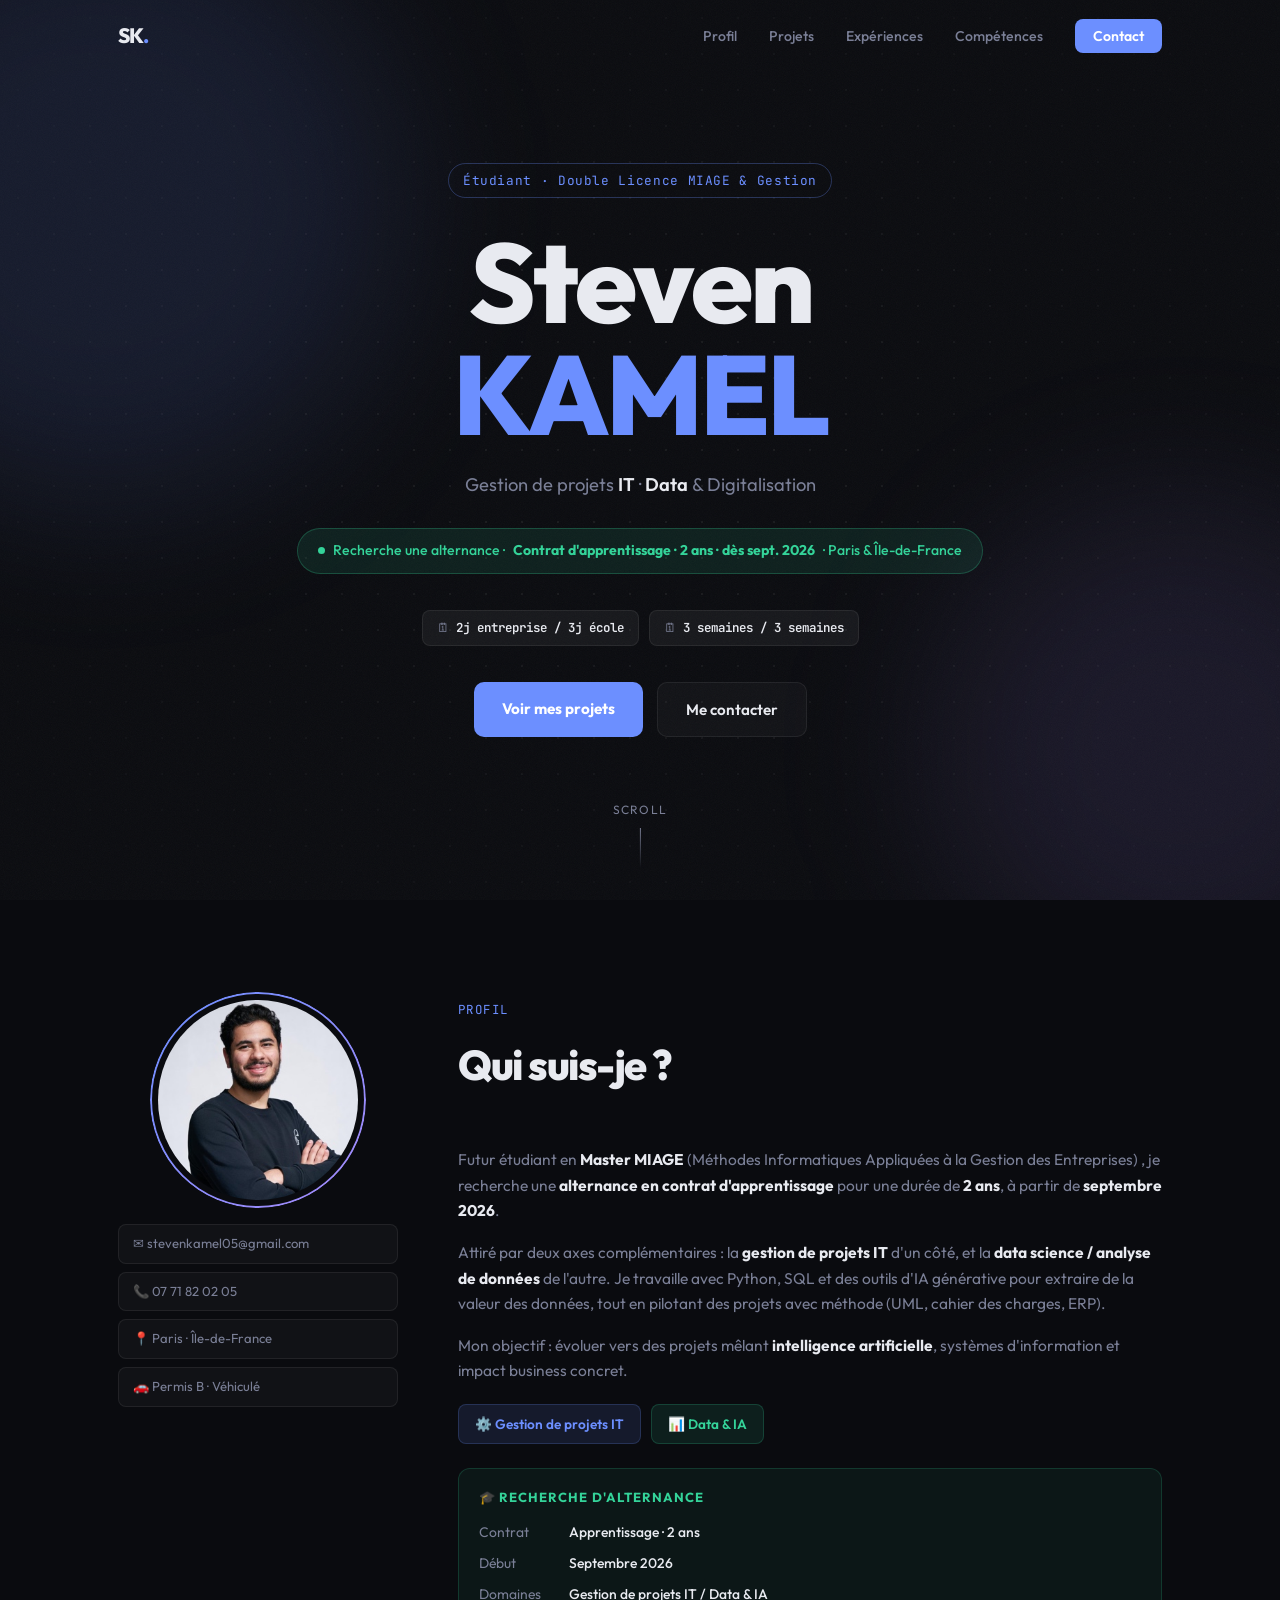
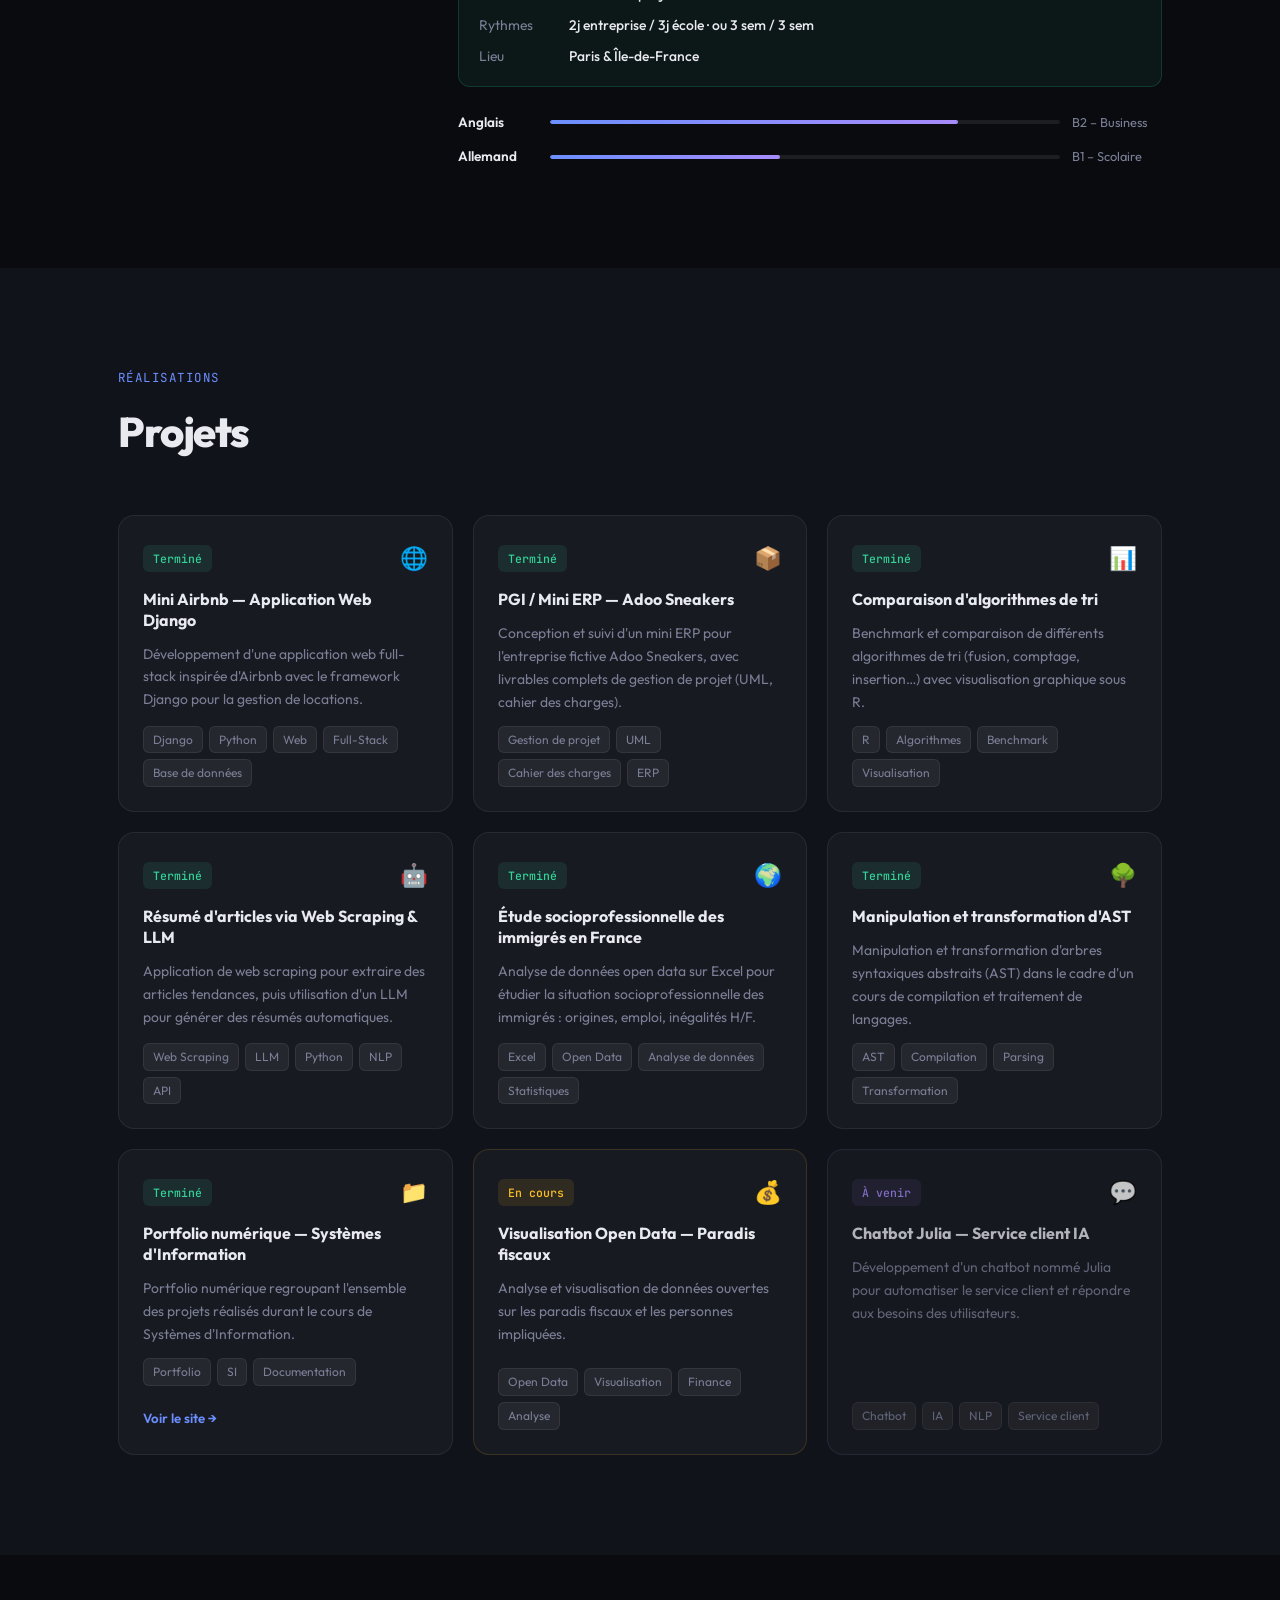
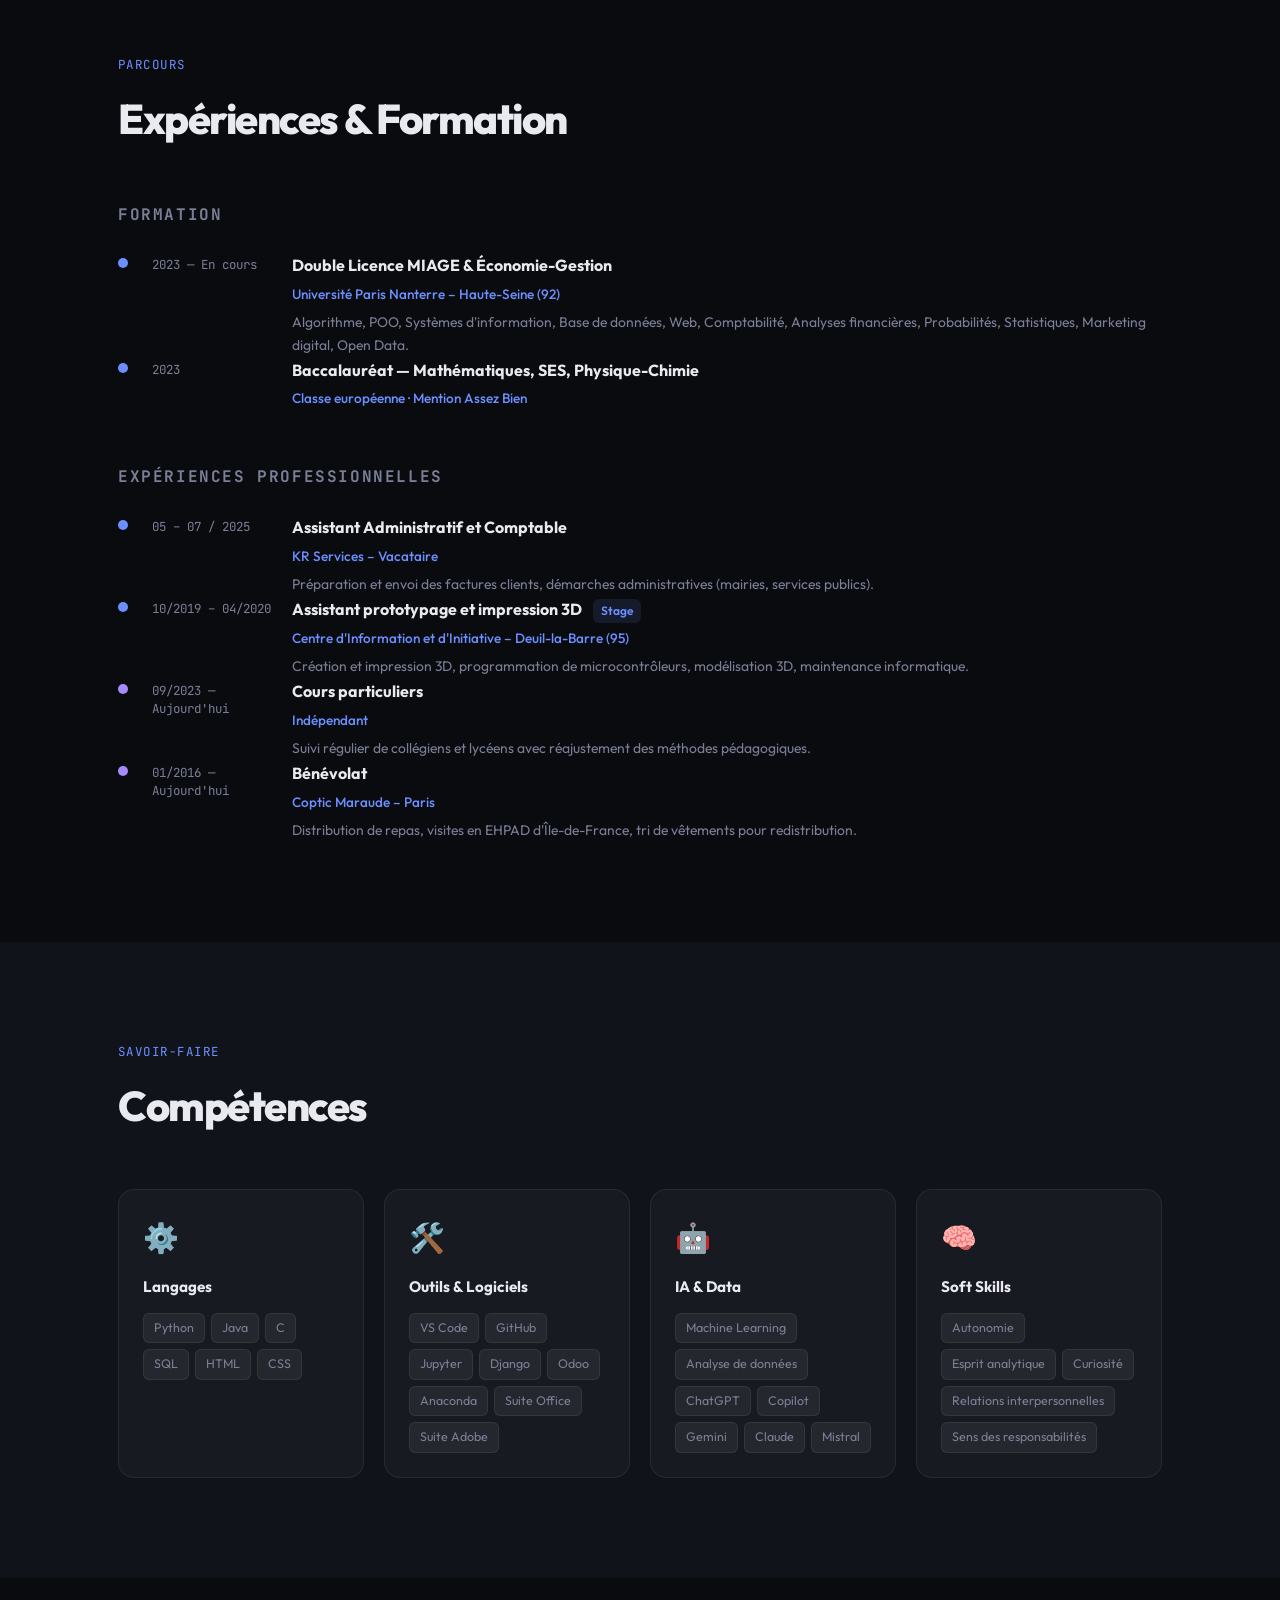
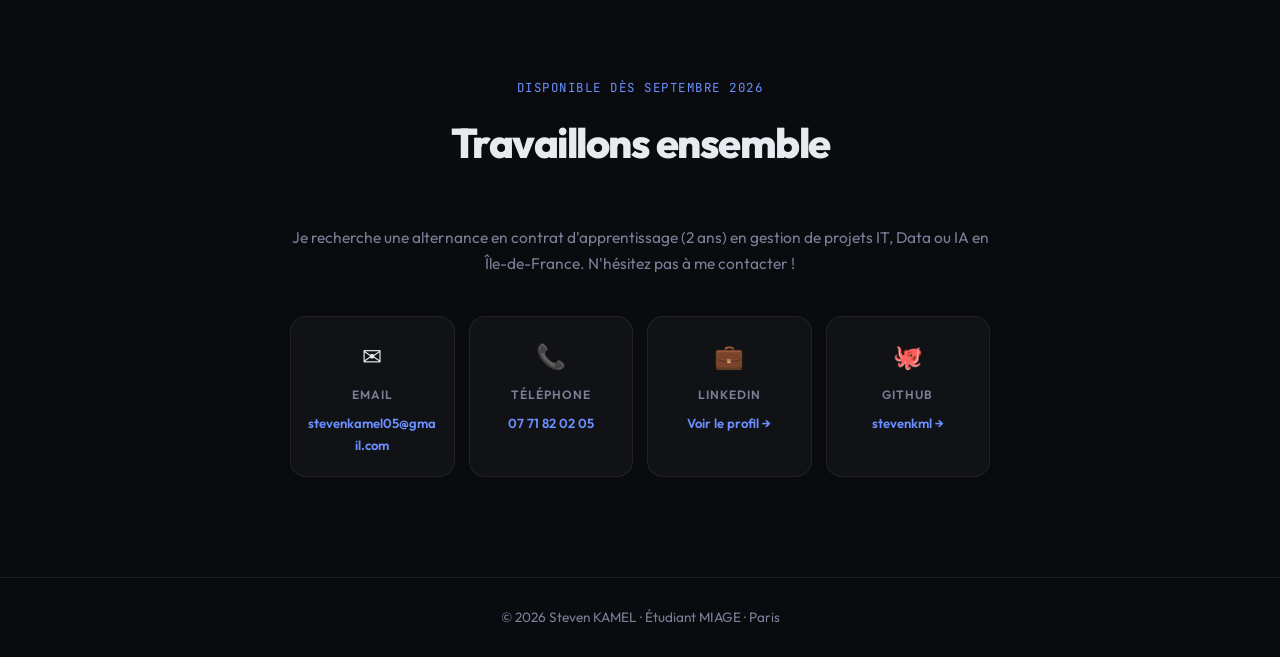
<file: index.html>
<!DOCTYPE html>
<html lang="fr">
<head>
  <meta charset="UTF-8" />
  <meta name="viewport" content="width=device-width, initial-scale=1.0"/>
  <title>Steven KAMEL — Gestion de projets IT & Data</title>
  <link rel="preconnect" href="https://fonts.googleapis.com">
  <link href="https://fonts.googleapis.com/css2?family=Outfit:wght@300;400;500;600;700;800&family=JetBrains+Mono:wght@400;500&display=swap" rel="stylesheet">
  <style>
    /* ── reset & base ── */
    *, *::before, *::after { box-sizing: border-box; margin: 0; padding: 0; }
    :root {
      --bg: #0a0b0f;
      --bg2: #11131a;
      --border: rgba(255,255,255,0.07);
      --text: #e8eaf0;
      --muted: #7a7f96;
      --accent: #6c8fff;
      --accent2: #a78bfa;
      --accent-it: #6c8fff;
      --accent-data: #34d399;
      --card-bg: rgba(255,255,255,0.03);
      --card-hover: rgba(255,255,255,0.06);
      --radius: 16px;
      --font: 'Outfit', sans-serif;
      --mono: 'JetBrains Mono', monospace;
    }
    html { scroll-behavior: smooth; }
    body { font-family: var(--font); background: var(--bg); color: var(--text); line-height: 1.65; overflow-x: hidden; }
    a { text-decoration: none; color: inherit; }
    img { display: block; max-width: 100%; }
    .container { max-width: 1100px; margin: 0 auto; padding: 0 28px; }

    /* ── nav ── */
    #navbar {
      position: fixed; top: 0; left: 0; right: 0; z-index: 100;
      padding: 18px 0; transition: background .3s, backdrop-filter .3s, box-shadow .3s;
    }
    #navbar.scrolled {
      background: rgba(10,11,15,.85);
      backdrop-filter: blur(18px);
      box-shadow: 0 1px 0 var(--border);
    }
    .nav-inner { max-width: 1100px; margin: 0 auto; padding: 0 28px; display: flex; align-items: center; justify-content: space-between; }
    .nav-logo { font-size: 1.3rem; font-weight: 800; letter-spacing: -1px; }
    .nav-logo .dot { color: var(--accent); }
    .nav-links { display: flex; list-style: none; gap: 32px; align-items: center; }
    .nav-links a { font-size: .88rem; font-weight: 500; color: var(--muted); transition: color .2s; }
    .nav-links a:hover, .nav-links a.active { color: var(--text); }
    .nav-cta {
      background: var(--accent); color: #fff !important; padding: 8px 18px;
      border-radius: 8px; font-weight: 600 !important; transition: opacity .2s !important;
    }
    .nav-cta:hover { opacity: .85; }

    /* ── hero ── */
    #hero {
      min-height: 100vh; display: flex; align-items: center; justify-content: center;
      position: relative; overflow: hidden; text-align: center;
    }
    .hero-noise {
      position: absolute; inset: 0; opacity: .04;
      background-image: url("data:image/svg+xml,%3Csvg viewBox='0 0 256 256' xmlns='http://www.w3.org/2000/svg'%3E%3Cfilter id='noise'%3E%3CfeTurbulence type='fractalNoise' baseFrequency='0.9' numOctaves='4' stitchTiles='stitch'/%3E%3C/filter%3E%3Crect width='100%25' height='100%25' filter='url(%23noise)'/%3E%3C/svg%3E");
      background-size: 200px;
    }
    .hero-glow {
      position: absolute; border-radius: 50%; filter: blur(80px); pointer-events: none;
    }
    .g1 { width: 600px; height: 600px; background: rgba(108,143,255,.12); top: -100px; left: -200px; }
    .g2 { width: 500px; height: 500px; background: rgba(167,139,250,.10); bottom: -100px; right: -150px; }
    .dots-grid {
      position: absolute; inset: 0; pointer-events: none;
      background-image: radial-gradient(circle, rgba(255,255,255,.06) 1px, transparent 1px);
      background-size: 36px 36px;
      mask-image: radial-gradient(ellipse 80% 80% at 50% 50%, black 20%, transparent 100%);
    }
    .hero-content { position: relative; z-index: 2; }
    .hero-tag {
      display: inline-block; font-family: var(--mono); font-size: .8rem;
      color: var(--accent); border: 1px solid rgba(108,143,255,.3);
      padding: 6px 14px; border-radius: 99px; margin-bottom: 28px; letter-spacing: .05em;
    }
    .hero-name {
      font-size: clamp(3.5rem, 10vw, 7rem); font-weight: 800;
      line-height: 1; letter-spacing: -3px; margin-bottom: 20px;
    }
    .hero-name em { font-style: normal; color: var(--accent); }
    .hero-role { font-size: 1.15rem; color: var(--muted); margin-bottom: 28px; }
    .hl { color: var(--text); font-weight: 600; }

    /* alternance badge */
    .hero-badge {
      display: inline-flex; align-items: center; gap: 8px;
      background: rgba(52,211,153,.1); border: 1px solid rgba(52,211,153,.25);
      color: #34d399; border-radius: 99px; padding: 10px 20px;
      font-size: .88rem; font-weight: 500; margin-bottom: 36px;
    }
    .hero-badge strong { font-weight: 700; }
    .hero-badge-dot {
      width: 7px; height: 7px; border-radius: 50%;
      background: #34d399; flex-shrink: 0;
      box-shadow: 0 0 0 0 rgba(52,211,153,.4);
      animation: pulse-green 2s infinite;
    }
    @keyframes pulse-green {
      0%   { box-shadow: 0 0 0 0 rgba(52,211,153,.4); }
      70%  { box-shadow: 0 0 0 8px rgba(52,211,153,0); }
      100% { box-shadow: 0 0 0 0 rgba(52,211,153,0); }
    }

    /* rythme pills */
    .hero-rythme {
      display: flex; flex-wrap: wrap; gap: 10px;
      justify-content: center; margin-bottom: 36px;
    }
    .rythme-pill {
      font-family: var(--mono); font-size: .78rem;
      background: rgba(255,255,255,.05); border: 1px solid var(--border);
      border-radius: 8px; padding: 7px 14px; color: var(--muted);
    }
    .rythme-pill span { color: var(--text); font-weight: 600; }

    .hero-btns { display: flex; gap: 14px; justify-content: center; flex-wrap: wrap; }
    .btn-primary {
      background: var(--accent); color: #fff; padding: 14px 28px;
      border-radius: 10px; font-weight: 700; font-size: .95rem;
      transition: opacity .2s, transform .2s;
    }
    .btn-primary:hover { opacity: .88; transform: translateY(-2px); }
    .btn-ghost {
      border: 1px solid var(--border); color: var(--text); padding: 14px 28px;
      border-radius: 10px; font-weight: 600; font-size: .95rem;
      background: rgba(255,255,255,.03); transition: background .2s, transform .2s;
    }
    .btn-ghost:hover { background: rgba(255,255,255,.07); transform: translateY(-2px); }
    .hero-scroll-hint {
      position: absolute; bottom: 32px; left: 50%; transform: translateX(-50%);
      display: flex; flex-direction: column; align-items: center; gap: 8px;
      color: var(--muted); font-size: .75rem; letter-spacing: .1em; text-transform: uppercase;
    }
    .scroll-line { width: 1px; height: 40px; background: linear-gradient(to bottom, var(--muted), transparent); }

    /* ── section commons ── */
    .section { padding: 100px 0; }
    .section-alt { background: var(--bg2); }
    .section-eyebrow {
      font-family: var(--mono); font-size: .78rem; color: var(--accent);
      text-transform: uppercase; letter-spacing: .12em; margin-bottom: 10px;
    }
    .section-title { font-size: clamp(1.8rem, 4vw, 2.6rem); font-weight: 800; letter-spacing: -1.5px; margin-bottom: 48px; }

    /* ── reveal ── */
    .fade-up { opacity: 0; transform: translateY(24px); animation: fadeUp .7s forwards; animation-delay: calc(var(--i, 0) * 0.12s); }
    @keyframes fadeUp { to { opacity: 1; transform: none; } }
    .reveal { opacity: 0; transform: translateY(28px); transition: opacity .6s ease, transform .6s ease; transition-delay: var(--delay, 0s); }
    .reveal.visible { opacity: 1; transform: none; }

    /* ── about ── */
    .about-grid { display: grid; grid-template-columns: 280px 1fr; gap: 60px; align-items: start; }
    .about-photo-wrap { position: relative; width: 200px; margin: 0 auto 24px; }
    .photo-ring {
      position: absolute; inset: -8px; border-radius: 50%;
      border: 2px solid transparent;
      background: linear-gradient(135deg, var(--accent), var(--accent2)) border-box;
      -webkit-mask: linear-gradient(#fff 0 0) padding-box, linear-gradient(#fff 0 0);
      -webkit-mask-composite: destination-out; mask-composite: exclude;
    }
    .about-photo { width: 200px; height: 200px; border-radius: 50%; object-fit: cover; }
    .photo-fallback {
      width: 200px; height: 200px; border-radius: 50%; background: linear-gradient(135deg, var(--accent), var(--accent2));
      display: flex; align-items: center; justify-content: center;
      font-size: 2.5rem; font-weight: 800; color: #fff;
    }
    .about-contact-pills { display: flex; flex-direction: column; gap: 8px; }
    .pill {
      display: block; background: var(--card-bg); border: 1px solid var(--border);
      border-radius: 8px; padding: 8px 14px; font-size: .82rem; color: var(--muted);
      transition: background .2s, color .2s;
    }
    .pill:hover { background: var(--card-hover); color: var(--text); }
    .about-bio { color: var(--muted); margin-bottom: 16px; font-size: .97rem; }
    .about-bio strong { color: var(--text); }
    .specialty-badges { display: flex; gap: 10px; flex-wrap: wrap; margin: 20px 0; }
    .spec-badge {
      padding: 8px 16px; border-radius: 8px; font-size: .85rem; font-weight: 600;
    }
    .spec-badge.it { background: rgba(108,143,255,.12); color: var(--accent-it); border: 1px solid rgba(108,143,255,.2); }
    .spec-badge.data { background: rgba(52,211,153,.1); color: var(--accent-data); border: 1px solid rgba(52,211,153,.2); }

    /* alternance info block */
    .alternance-info {
      margin-top: 24px; background: rgba(52,211,153,.06);
      border: 1px solid rgba(52,211,153,.18); border-radius: 12px; padding: 18px 20px;
    }
    .alternance-info h4 { font-size: .82rem; font-weight: 700; color: #34d399; margin-bottom: 12px; text-transform: uppercase; letter-spacing: .08em; }
    .alt-rows { display: flex; flex-direction: column; gap: 8px; }
    .alt-row { display: flex; gap: 10px; align-items: baseline; font-size: .87rem; }
    .alt-row .alt-label { color: var(--muted); flex-shrink: 0; width: 80px; }
    .alt-row .alt-val { color: var(--text); font-weight: 500; }

    .about-langs { margin-top: 24px; display: flex; flex-direction: column; gap: 12px; }
    .lang-item { display: grid; grid-template-columns: 80px 1fr 90px; align-items: center; gap: 12px; font-size: .85rem; }
    .lang-name { color: var(--text); font-weight: 600; }
    .lang-bar { height: 4px; background: rgba(255,255,255,.08); border-radius: 99px; overflow: hidden; }
    .lang-fill { height: 100%; width: var(--w); background: linear-gradient(90deg, var(--accent), var(--accent2)); border-radius: 99px; }
    .lang-level { color: var(--muted); font-size: .8rem; }

    /* ── projects ── */
    .projects-grid { display: grid; grid-template-columns: repeat(auto-fill, minmax(300px, 1fr)); gap: 20px; }
    .project-card {
      background: var(--card-bg); border: 1px solid var(--border);
      border-radius: var(--radius); padding: 24px; display: flex; flex-direction: column; gap: 12px;
      transition: background .2s, border-color .2s, transform .2s;
    }
    .project-card:hover { background: var(--card-hover); border-color: rgba(255,255,255,.12); transform: translateY(-3px); }
    .project-card.in-progress { border-color: rgba(251,191,36,.15); }
    .project-card.upcoming { border-color: rgba(167,139,250,.15); opacity: .75; }
    .card-header { display: flex; justify-content: space-between; align-items: center; }
    .card-status {
      font-family: var(--mono); font-size: .72rem; font-weight: 500;
      padding: 4px 10px; border-radius: 6px;
    }
    .card-status.done { background: rgba(52,211,153,.1); color: #34d399; }
    .card-status.wip { background: rgba(251,191,36,.1); color: #fbbf24; }
    .card-status.soon { background: rgba(167,139,250,.1); color: var(--accent2); }
    .card-icon { font-size: 1.4rem; }
    .project-card h3 { font-size: 1rem; font-weight: 700; line-height: 1.3; }
    .project-card p { font-size: .87rem; color: var(--muted); flex: 1; }
    .card-tags { display: flex; flex-wrap: wrap; gap: 6px; margin-top: auto; }
    .card-tags span {
      font-size: .75rem; background: rgba(255,255,255,.06); border: 1px solid var(--border);
      border-radius: 6px; padding: 3px 9px; color: var(--muted);
    }
    .card-link {
      display: inline-block; margin-top: 10px; font-size: .83rem; color: var(--accent); font-weight: 600;
      transition: opacity .2s;
    }
    .card-link:hover { opacity: .7; }

    /* ── timeline ── */
    .timeline { display: flex; flex-direction: column; gap: 48px; }
    .timeline-group-title { font-size: 1rem; font-weight: 700; color: var(--muted); text-transform: uppercase; letter-spacing: .1em; font-family: var(--mono); margin-bottom: 24px; }
    .timeline-item {
      display: grid; grid-template-columns: 14px 120px 1fr; gap: 0 20px;
      align-items: start; position: relative;
    }
    .tl-dot { width: 10px; height: 10px; border-radius: 50%; background: var(--accent); margin-top: 6px; flex-shrink: 0; }
    .tl-dot-alt { background: var(--accent2); }
    .tl-date { font-family: var(--mono); font-size: .78rem; color: var(--muted); padding-top: 4px; line-height: 1.4; }
    .tl-content h4 { font-size: 1rem; font-weight: 700; margin-bottom: 4px; }
    .tl-org { font-size: .85rem; color: var(--accent); margin-bottom: 6px; font-weight: 500; }
    .tl-desc { font-size: .87rem; color: var(--muted); }
    .tl-badge {
      display: inline-block; background: rgba(108,143,255,.12); color: var(--accent);
      border-radius: 6px; padding: 2px 8px; font-size: .75rem; font-weight: 600; margin-left: 8px; vertical-align: middle;
    }

    /* ── skills ── */
    .skills-grid { display: grid; grid-template-columns: repeat(auto-fill, minmax(220px, 1fr)); gap: 20px; }
    .skill-block {
      background: var(--card-bg); border: 1px solid var(--border);
      border-radius: var(--radius); padding: 24px; transition: background .2s;
    }
    .skill-block:hover { background: var(--card-hover); }
    .skill-icon { font-size: 1.8rem; margin-bottom: 12px; }
    .skill-block h3 { font-size: .95rem; font-weight: 700; margin-bottom: 14px; }
    .skill-tags { display: flex; flex-wrap: wrap; gap: 6px; }
    .skill-tags span {
      font-size: .78rem; background: rgba(255,255,255,.06); border: 1px solid var(--border);
      border-radius: 6px; padding: 4px 10px; color: var(--muted);
    }

    /* ── contact ── */
    .contact-wrap { text-align: center; max-width: 700px; margin: 0 auto; }
    .contact-sub { color: var(--muted); margin-bottom: 40px; font-size: .97rem; }
    .contact-cards { display: grid; grid-template-columns: repeat(auto-fill, minmax(150px, 1fr)); gap: 14px; }
    .contact-card {
      background: var(--card-bg); border: 1px solid var(--border); border-radius: var(--radius);
      padding: 20px 16px; display: flex; flex-direction: column; align-items: center; gap: 8px;
      transition: background .2s, border-color .2s, transform .2s;
    }
    .contact-card:hover { background: var(--card-hover); border-color: rgba(255,255,255,.12); transform: translateY(-3px); }
    .cc-icon { font-size: 1.5rem; }
    .cc-label { font-size: .75rem; color: var(--muted); font-weight: 600; text-transform: uppercase; letter-spacing: .08em; }
    .cc-value { font-size: .82rem; color: var(--accent); font-weight: 600; text-align: center; word-break: break-all; }

    /* ── footer ── */
    footer { border-top: 1px solid var(--border); padding: 28px 0; text-align: center; color: var(--muted); font-size: .85rem; }

    /* ── responsive ── */
    @media (max-width: 768px) {
      .about-grid { grid-template-columns: 1fr; gap: 36px; }
      .timeline-item { grid-template-columns: 14px 1fr; }
      .tl-date { grid-column: 2; }
      .tl-content { grid-column: 2; }
      .nav-links { display: none; }
    }
  </style>
</head>
<body>

  <!-- NAV -->
  <nav id="navbar">
    <div class="nav-inner">
      <a class="nav-logo" href="#">SK<span class="dot">.</span></a>
      <ul class="nav-links">
        <li><a href="#about">Profil</a></li>
        <li><a href="#projets">Projets</a></li>
        <li><a href="#experiences">Expériences</a></li>
        <li><a href="#competences">Compétences</a></li>
        <li><a href="#contact" class="nav-cta">Contact</a></li>
      </ul>
    </div>
  </nav>

  <!-- HERO -->
  <section id="hero">
    <div class="hero-noise"></div>
    <div class="hero-glow g1"></div>
    <div class="hero-glow g2"></div>
    <div class="dots-grid"></div>
    <div class="hero-content">
      <p class="hero-tag fade-up" style="--i:0">Étudiant · Double Licence MIAGE &amp; Gestion</p>
      <h1 class="hero-name fade-up" style="--i:1">Steven<br><em>KAMEL</em></h1>
      <p class="hero-role fade-up" style="--i:2">Gestion de projets <span class="hl">IT</span> · <span class="hl">Data</span> &amp; Digitalisation</p>
      <div class="hero-badge fade-up" style="--i:3">
        <div class="hero-badge-dot"></div>
        Recherche une alternance · <strong>Contrat d'apprentissage · 2 ans · dès sept. 2026</strong> · Paris &amp; Île-de-France
      </div>
      <div class="hero-rythme fade-up" style="--i:4">
        <div class="rythme-pill">🗓 <span>2j entreprise / 3j école</span></div>
        <div class="rythme-pill">🗓 <span>3 semaines / 3 semaines</span></div>
      </div>
      <div class="hero-btns fade-up" style="--i:5">
        <a href="#projets" class="btn-primary">Voir mes projets</a>
        <a href="#contact" class="btn-ghost">Me contacter</a>
      </div>
    </div>
    <div class="hero-scroll-hint">
      <span>scroll</span>
      <div class="scroll-line"></div>
    </div>
  </section>

  <!-- ABOUT -->
  <section id="about" class="section">
    <div class="container">
      <div class="about-grid">
        <div class="about-left reveal">
          <div class="about-photo-wrap">
            <div class="photo-ring"></div>
            <img src="photo.jpg" alt="Steven KAMEL" class="about-photo"
              onerror="this.outerHTML='<div class=\'photo-fallback\'>SK</div>'"/>
          </div>
          <div class="about-contact-pills">
            <a href="mailto:stevenkamel05@gmail.com" class="pill">✉ stevenkamel05@gmail.com</a>
            <a href="tel:0771820205" class="pill">📞 07 71 82 02 05</a>
            <span class="pill">📍 Paris · Île-de-France</span>
            <span class="pill">🚗 Permis B · Véhiculé</span>
          </div>
        </div>
        <div class="about-right reveal" style="--delay:0.15s">
          <p class="section-eyebrow">Profil</p>
          <h2 class="section-title">Qui suis-je&nbsp;?</h2>
          <p class="about-bio">
            Futur étudiant en  <strong> Master MIAGE</strong> (Méthodes Informatiques Appliquées à la Gestion des Entreprises) , je recherche une <strong>alternance en contrat d'apprentissage</strong> pour une durée de <strong>2 ans</strong>, à partir de <strong>septembre 2026</strong>.
          </p>
          <p class="about-bio">
            Attiré par deux axes complémentaires : la <strong>gestion de projets IT</strong> d'un côté, et la <strong>data science / analyse de données</strong> de l'autre. Je travaille avec Python, SQL et des outils d'IA générative pour extraire de la valeur des données, tout en pilotant des projets avec méthode (UML, cahier des charges, ERP).
          </p>
          <p class="about-bio">
            Mon objectif : évoluer vers des projets mêlant <strong>intelligence artificielle</strong>, systèmes d'information et impact business concret.
          </p>
          <div class="specialty-badges">
            <span class="spec-badge it">⚙️ Gestion de projets IT</span>
            <span class="spec-badge data">📊 Data & IA</span>
          </div>

          <div class="alternance-info">
            <h4>🎓 Recherche d'alternance</h4>
            <div class="alt-rows">
              <div class="alt-row"><span class="alt-label">Contrat</span><span class="alt-val">Apprentissage · 2 ans</span></div>
              <div class="alt-row"><span class="alt-label">Début</span><span class="alt-val">Septembre 2026</span></div>
              <div class="alt-row"><span class="alt-label">Domaines</span><span class="alt-val">Gestion de projets IT / Data & IA</span></div>
              <div class="alt-row"><span class="alt-label">Rythmes</span><span class="alt-val">2j entreprise / 3j école · ou 3 sem / 3 sem</span></div>
              <div class="alt-row"><span class="alt-label">Lieu</span><span class="alt-val">Paris &amp; Île-de-France</span></div>
            </div>
          </div>

          <div class="about-langs">
            <div class="lang-item">
              <span class="lang-name">Anglais</span>
              <div class="lang-bar"><div class="lang-fill" style="--w:80%"></div></div>
              <span class="lang-level">B2 – Business</span>
            </div>
            <div class="lang-item">
              <span class="lang-name">Allemand</span>
              <div class="lang-bar"><div class="lang-fill" style="--w:45%"></div></div>
              <span class="lang-level">B1 – Scolaire</span>
            </div>
          </div>
        </div>
      </div>
    </div>
  </section>

  <!-- PROJETS -->
  <section id="projets" class="section section-alt">
    <div class="container">
      <p class="section-eyebrow reveal">Réalisations</p>
      <h2 class="section-title reveal">Projets</h2>
      <div class="projects-grid">

        <article class="project-card reveal" style="--delay:0s">
          <div class="card-header">
            <span class="card-status done">Terminé</span>
            <span class="card-icon">🌐</span>
          </div>
          <h3>Mini Airbnb — Application Web Django</h3>
          <p>Développement d'une application web full-stack inspirée d'Airbnb avec le framework Django pour la gestion de locations.</p>
          <div class="card-tags">
            <span>Django</span><span>Python</span><span>Web</span><span>Full-Stack</span><span>Base de données</span>
          </div>
        </article>

        <article class="project-card reveal" style="--delay:0.08s">
          <div class="card-header">
            <span class="card-status done">Terminé</span>
            <span class="card-icon">📦</span>
          </div>
          <h3>PGI / Mini ERP — Adoo Sneakers</h3>
          <p>Conception et suivi d'un mini ERP pour l'entreprise fictive Adoo Sneakers, avec livrables complets de gestion de projet (UML, cahier des charges).</p>
          <div class="card-tags">
            <span>Gestion de projet</span><span>UML</span><span>Cahier des charges</span><span>ERP</span>
          </div>
        </article>

        <article class="project-card reveal" style="--delay:0.16s">
          <div class="card-header">
            <span class="card-status done">Terminé</span>
            <span class="card-icon">📊</span>
          </div>
          <h3>Comparaison d'algorithmes de tri</h3>
          <p>Benchmark et comparaison de différents algorithmes de tri (fusion, comptage, insertion…) avec visualisation graphique sous R.</p>
          <div class="card-tags">
            <span>R</span><span>Algorithmes</span><span>Benchmark</span><span>Visualisation</span>
          </div>
        </article>

        <article class="project-card reveal" style="--delay:0s">
          <div class="card-header">
            <span class="card-status done">Terminé</span>
            <span class="card-icon">🤖</span>
          </div>
          <h3>Résumé d'articles via Web Scraping &amp; LLM</h3>
          <p>Application de web scraping pour extraire des articles tendances, puis utilisation d'un LLM pour générer des résumés automatiques.</p>
          <div class="card-tags">
            <span>Web Scraping</span><span>LLM</span><span>Python</span><span>NLP</span><span>API</span>
          </div>
        </article>

        <article class="project-card reveal" style="--delay:0.08s">
          <div class="card-header">
            <span class="card-status done">Terminé</span>
            <span class="card-icon">🌍</span>
          </div>
          <h3>Étude socioprofessionnelle des immigrés en France</h3>
          <p>Analyse de données open data sur Excel pour étudier la situation socioprofessionnelle des immigrés : origines, emploi, inégalités H/F.</p>
          <div class="card-tags">
            <span>Excel</span><span>Open Data</span><span>Analyse de données</span><span>Statistiques</span>
          </div>
        </article>

        <article class="project-card reveal" style="--delay:0.16s">
          <div class="card-header">
            <span class="card-status done">Terminé</span>
            <span class="card-icon">🌳</span>
          </div>
          <h3>Manipulation et transformation d'AST</h3>
          <p>Manipulation et transformation d'arbres syntaxiques abstraits (AST) dans le cadre d'un cours de compilation et traitement de langages.</p>
          <div class="card-tags">
            <span>AST</span><span>Compilation</span><span>Parsing</span><span>Transformation</span>
          </div>
        </article>

        <article class="project-card reveal" style="--delay:0s">
          <div class="card-header">
            <span class="card-status done">Terminé</span>
            <span class="card-icon">📁</span>
          </div>
          <h3>Portfolio numérique — Systèmes d'Information</h3>
          <p>Portfolio numérique regroupant l'ensemble des projets réalisés durant le cours de Systèmes d'Information.</p>
          <div class="card-tags">
            <span>Portfolio</span><span>SI</span><span>Documentation</span>
          </div>
          <a href="https://stevenkml.github.io/Portfolio_L3/" target="_blank" class="card-link">Voir le site →</a>
        </article>

        <article class="project-card reveal in-progress" style="--delay:0.08s">
          <div class="card-header">
            <span class="card-status wip">En cours</span>
            <span class="card-icon">💰</span>
          </div>
          <h3>Visualisation Open Data — Paradis fiscaux</h3>
          <p>Analyse et visualisation de données ouvertes sur les paradis fiscaux et les personnes impliquées.</p>
          <div class="card-tags">
            <span>Open Data</span><span>Visualisation</span><span>Finance</span><span>Analyse</span>
          </div>
        </article>

        <article class="project-card reveal upcoming" style="--delay:0.16s">
          <div class="card-header">
            <span class="card-status soon">À venir</span>
            <span class="card-icon">💬</span>
          </div>
          <h3>Chatbot Julia — Service client IA</h3>
          <p>Développement d'un chatbot nommé Julia pour automatiser le service client et répondre aux besoins des utilisateurs.</p>
          <div class="card-tags">
            <span>Chatbot</span><span>IA</span><span>NLP</span><span>Service client</span>
          </div>
        </article>

      </div>
    </div>
  </section>

  <!-- EXPERIENCES -->
  <section id="experiences" class="section">
    <div class="container">
      <p class="section-eyebrow reveal">Parcours</p>
      <h2 class="section-title reveal">Expériences &amp; Formation</h2>
      <div class="timeline">

        <div class="timeline-group">
          <h3 class="timeline-group-title reveal">Formation</h3>

          <div class="timeline-item reveal" style="--delay:0.05s">
            <div class="tl-dot"></div>
            <div class="tl-date">2023 — En cours</div>
            <div class="tl-content">
              <h4>Double Licence MIAGE &amp; Économie-Gestion</h4>
              <p class="tl-org">Université Paris Nanterre – Haute-Seine (92)</p>
              <p class="tl-desc">Algorithme, POO, Systèmes d'information, Base de données, Web, Comptabilité, Analyses financières, Probabilités, Statistiques, Marketing digital, Open Data.</p>
            </div>
          </div>

          <div class="timeline-item reveal" style="--delay:0.1s">
            <div class="tl-dot"></div>
            <div class="tl-date">2023</div>
            <div class="tl-content">
              <h4>Baccalauréat — Mathématiques, SES, Physique-Chimie</h4>
              <p class="tl-org">Classe européenne · Mention Assez Bien</p>
            </div>
          </div>
        </div>

        <div class="timeline-group">
          <h3 class="timeline-group-title reveal">Expériences professionnelles</h3>

          <div class="timeline-item reveal" style="--delay:0.05s">
            <div class="tl-dot"></div>
            <div class="tl-date">05 – 07 / 2025</div>
            <div class="tl-content">
              <h4>Assistant Administratif et Comptable</h4>
              <p class="tl-org">KR Services – Vacataire</p>
              <p class="tl-desc">Préparation et envoi des factures clients, démarches administratives (mairies, services publics).</p>
            </div>
          </div>

          <div class="timeline-item reveal" style="--delay:0.1s">
            <div class="tl-dot"></div>
            <div class="tl-date">10/2019 – 04/2020</div>
            <div class="tl-content">
              <h4>Assistant prototypage et impression 3D <span class="tl-badge">Stage</span></h4>
              <p class="tl-org">Centre d'Information et d'Initiative – Deuil-la-Barre (95)</p>
              <p class="tl-desc">Création et impression 3D, programmation de microcontrôleurs, modélisation 3D, maintenance informatique.</p>
            </div>
          </div>

          <div class="timeline-item reveal" style="--delay:0.15s">
            <div class="tl-dot tl-dot-alt"></div>
            <div class="tl-date">09/2023 — Aujourd'hui</div>
            <div class="tl-content">
              <h4>Cours particuliers</h4>
              <p class="tl-org">Indépendant</p>
              <p class="tl-desc">Suivi régulier de collégiens et lycéens avec réajustement des méthodes pédagogiques.</p>
            </div>
          </div>

          <div class="timeline-item reveal" style="--delay:0.2s">
            <div class="tl-dot tl-dot-alt"></div>
            <div class="tl-date">01/2016 — Aujourd'hui</div>
            <div class="tl-content">
              <h4>Bénévolat</h4>
              <p class="tl-org">Coptic Maraude – Paris</p>
              <p class="tl-desc">Distribution de repas, visites en EHPAD d'Île-de-France, tri de vêtements pour redistribution.</p>
            </div>
          </div>
        </div>

      </div>
    </div>
  </section>

  <!-- COMPETENCES -->
  <section id="competences" class="section section-alt">
    <div class="container">
      <p class="section-eyebrow reveal">Savoir-faire</p>
      <h2 class="section-title reveal">Compétences</h2>
      <div class="skills-grid">

        <div class="skill-block reveal" style="--delay:0s">
          <div class="skill-icon">⚙️</div>
          <h3>Langages</h3>
          <div class="skill-tags">
            <span>Python</span><span>Java</span><span>C</span><span>SQL</span><span>HTML</span><span>CSS</span>
          </div>
        </div>

        <div class="skill-block reveal" style="--delay:0.08s">
          <div class="skill-icon">🛠️</div>
          <h3>Outils &amp; Logiciels</h3>
          <div class="skill-tags">
            <span>VS Code</span><span>GitHub</span><span>Jupyter</span><span>Django</span><span>Odoo</span><span>Anaconda</span><span>Suite Office</span><span>Suite Adobe</span>
          </div>
        </div>

        <div class="skill-block reveal" style="--delay:0.16s">
          <div class="skill-icon">🤖</div>
          <h3>IA &amp; Data</h3>
          <div class="skill-tags">
            <span>Machine Learning</span><span>Analyse de données</span><span>ChatGPT</span><span>Copilot</span><span>Gemini</span><span>Claude</span><span>Mistral</span>
          </div>
        </div>

        <div class="skill-block reveal" style="--delay:0.24s">
          <div class="skill-icon">🧠</div>
          <h3>Soft Skills</h3>
          <div class="skill-tags">
            <span>Autonomie</span><span>Esprit analytique</span><span>Curiosité</span><span>Relations interpersonnelles</span><span>Sens des responsabilités</span>
          </div>
        </div>

      </div>
    </div>
  </section>

  <!-- CONTACT -->
  <section id="contact" class="section">
    <div class="container">
      <div class="contact-wrap reveal">
        <p class="section-eyebrow">Disponible dès septembre 2026</p>
        <h2 class="section-title">Travaillons ensemble</h2>
        <p class="contact-sub">Je recherche une alternance en contrat d'apprentissage (2 ans) en gestion de projets IT, Data ou IA en Île-de-France. N'hésitez pas à me contacter !</p>
        <div class="contact-cards">
          <a href="mailto:stevenkamel05@gmail.com" class="contact-card">
            <span class="cc-icon">✉</span>
            <span class="cc-label">Email</span>
            <span class="cc-value">stevenkamel05@gmail.com</span>
          </a>
          <a href="tel:0771820205" class="contact-card">
            <span class="cc-icon">📞</span>
            <span class="cc-label">Téléphone</span>
            <span class="cc-value">07 71 82 02 05</span>
          </a>
          <a href="https://www.linkedin.com/in/steven-kamel-24956a2a7/" target="_blank" class="contact-card">
            <span class="cc-icon">💼</span>
            <span class="cc-label">LinkedIn</span>
            <span class="cc-value">Voir le profil →</span>
          </a>
          <a href="https://github.com/stevenkml" target="_blank" class="contact-card">
            <span class="cc-icon">🐙</span>
            <span class="cc-label">GitHub</span>
            <span class="cc-value">stevenkml →</span>
          </a>
        </div>
      </div>
    </div>
  </section>

  <!-- FOOTER -->
  <footer>
    <div class="container">
      <p>© 2026 Steven KAMEL · Étudiant MIAGE · Paris</p>
    </div>
  </footer>

  <script>
    const navbar = document.getElementById('navbar');
    window.addEventListener('scroll', () => {
      navbar.classList.toggle('scrolled', window.scrollY > 60);
    });
    document.querySelectorAll('a[href^="#"]').forEach(a => {
      a.addEventListener('click', e => {
        e.preventDefault();
        const target = document.querySelector(a.getAttribute('href'));
        if (target) target.scrollIntoView({ behavior: 'smooth' });
      });
    });
    const reveals = document.querySelectorAll('.reveal');
    const observer = new IntersectionObserver((entries) => {
      entries.forEach(e => {
        if (e.isIntersecting) {
          const delay = e.target.style.getPropertyValue('--delay') || '0s';
          setTimeout(() => e.target.classList.add('visible'), parseFloat(delay) * 1000);
          observer.unobserve(e.target);
        }
      });
    }, { threshold: 0.12 });
    reveals.forEach(el => observer.observe(el));
    const sections = document.querySelectorAll('section[id]');
    const navLinks = document.querySelectorAll('.nav-links a');
    window.addEventListener('scroll', () => {
      let current = '';
      sections.forEach(s => { if (window.scrollY >= s.offsetTop - 120) current = s.id; });
      navLinks.forEach(a => { a.classList.toggle('active', a.getAttribute('href') === '#' + current); });
    });
  </script>
</body>
</html>
</file>
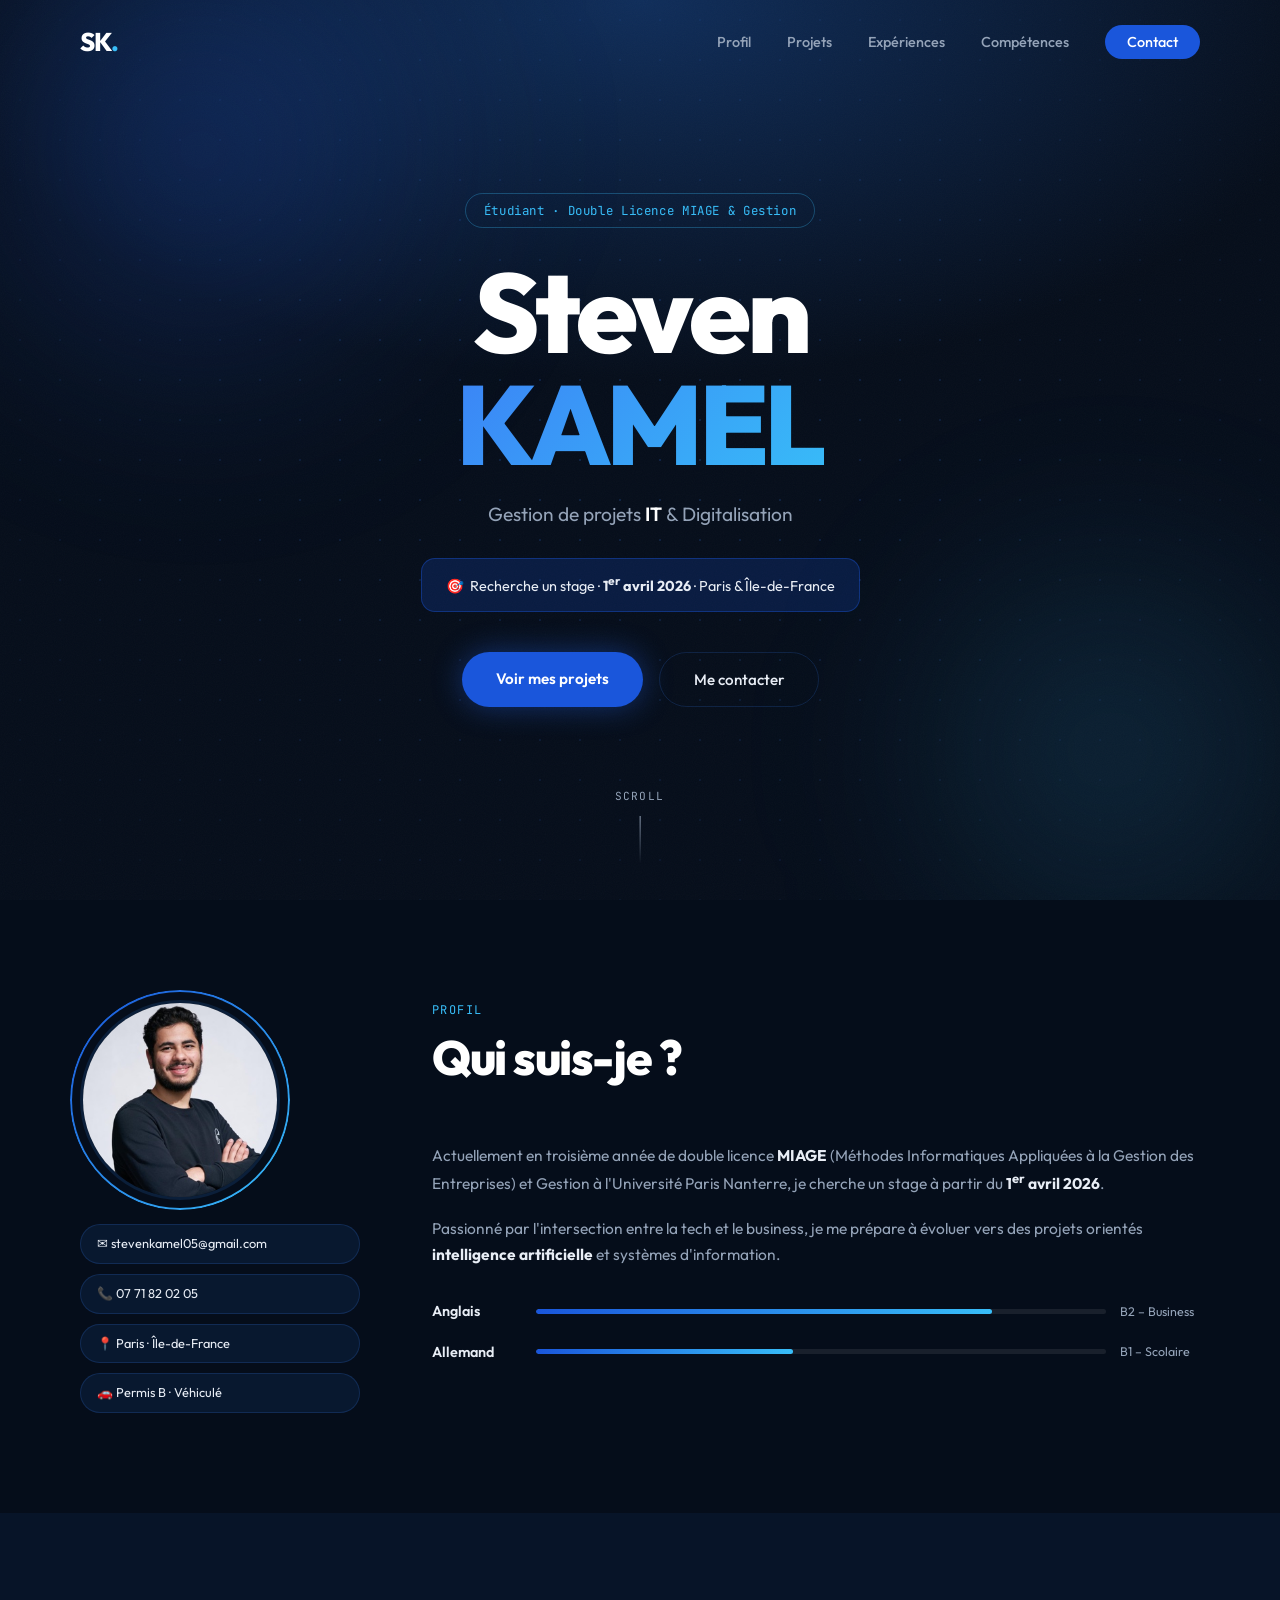
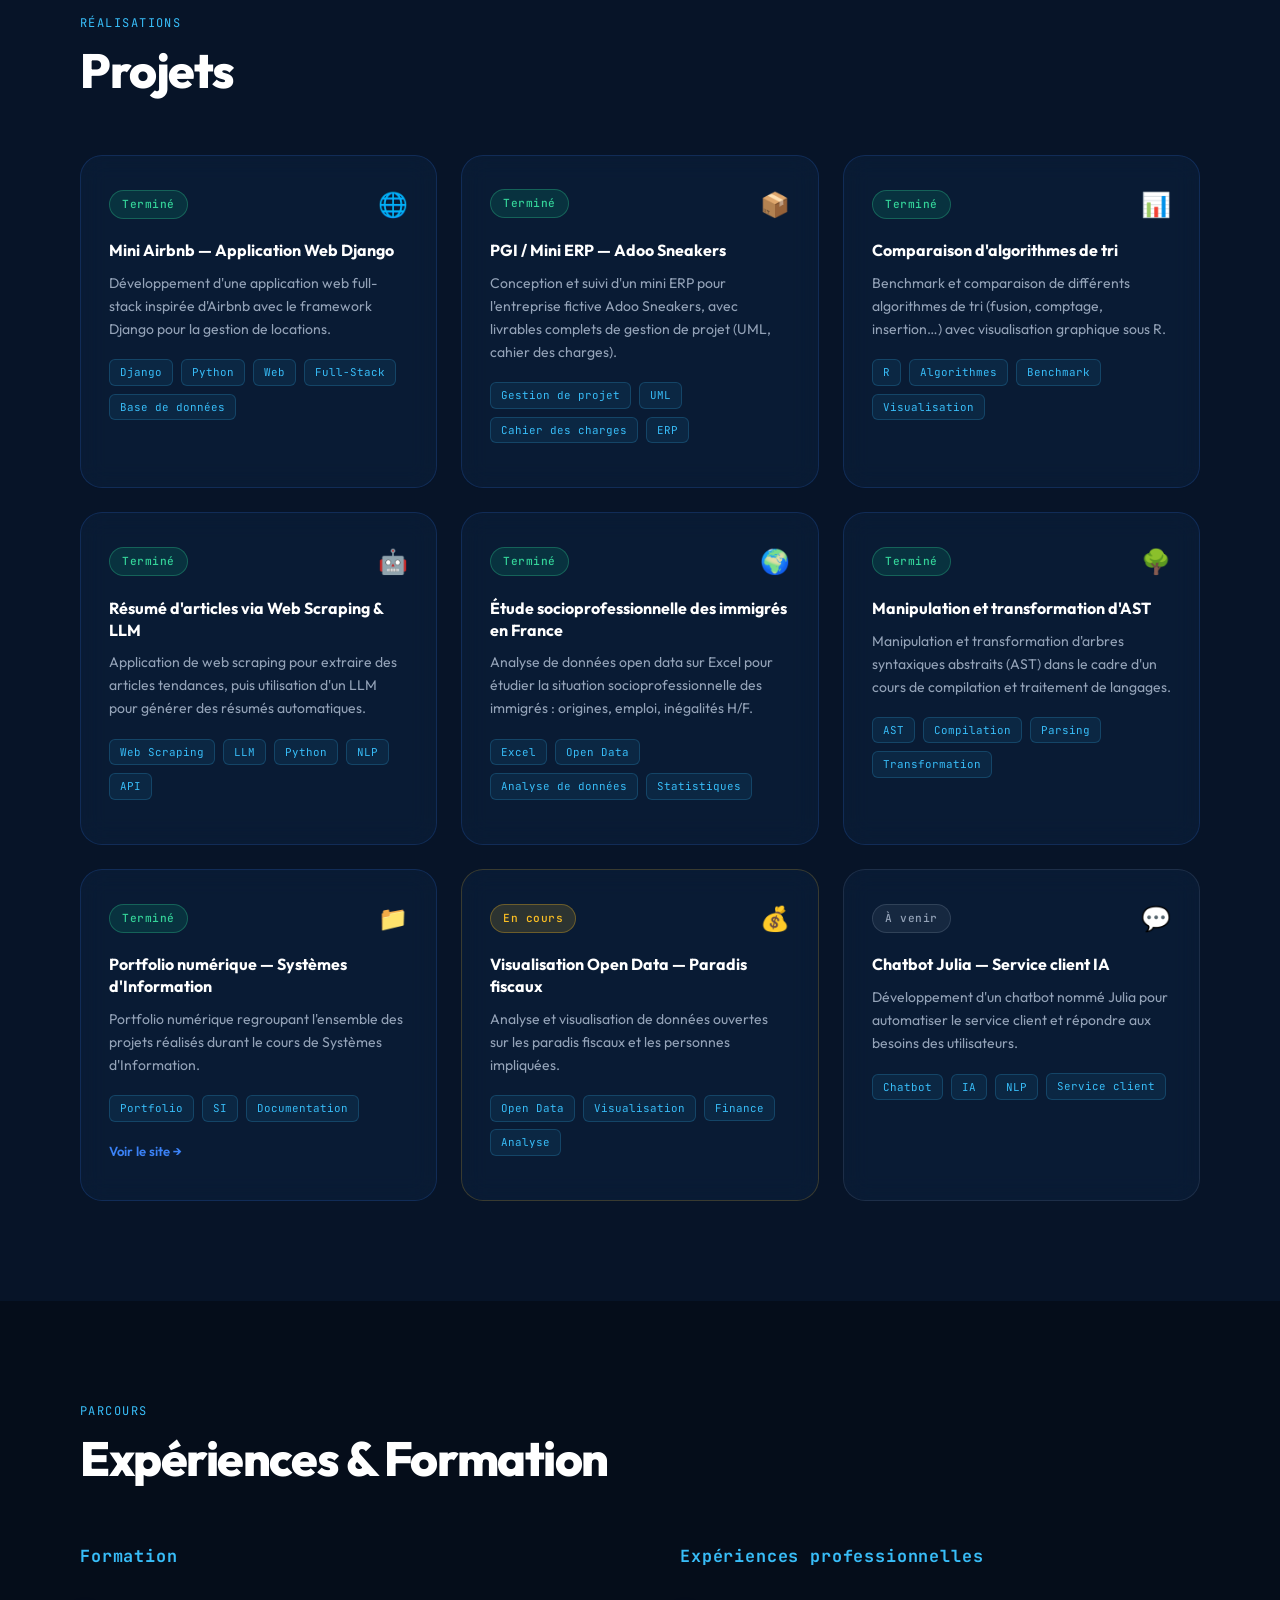
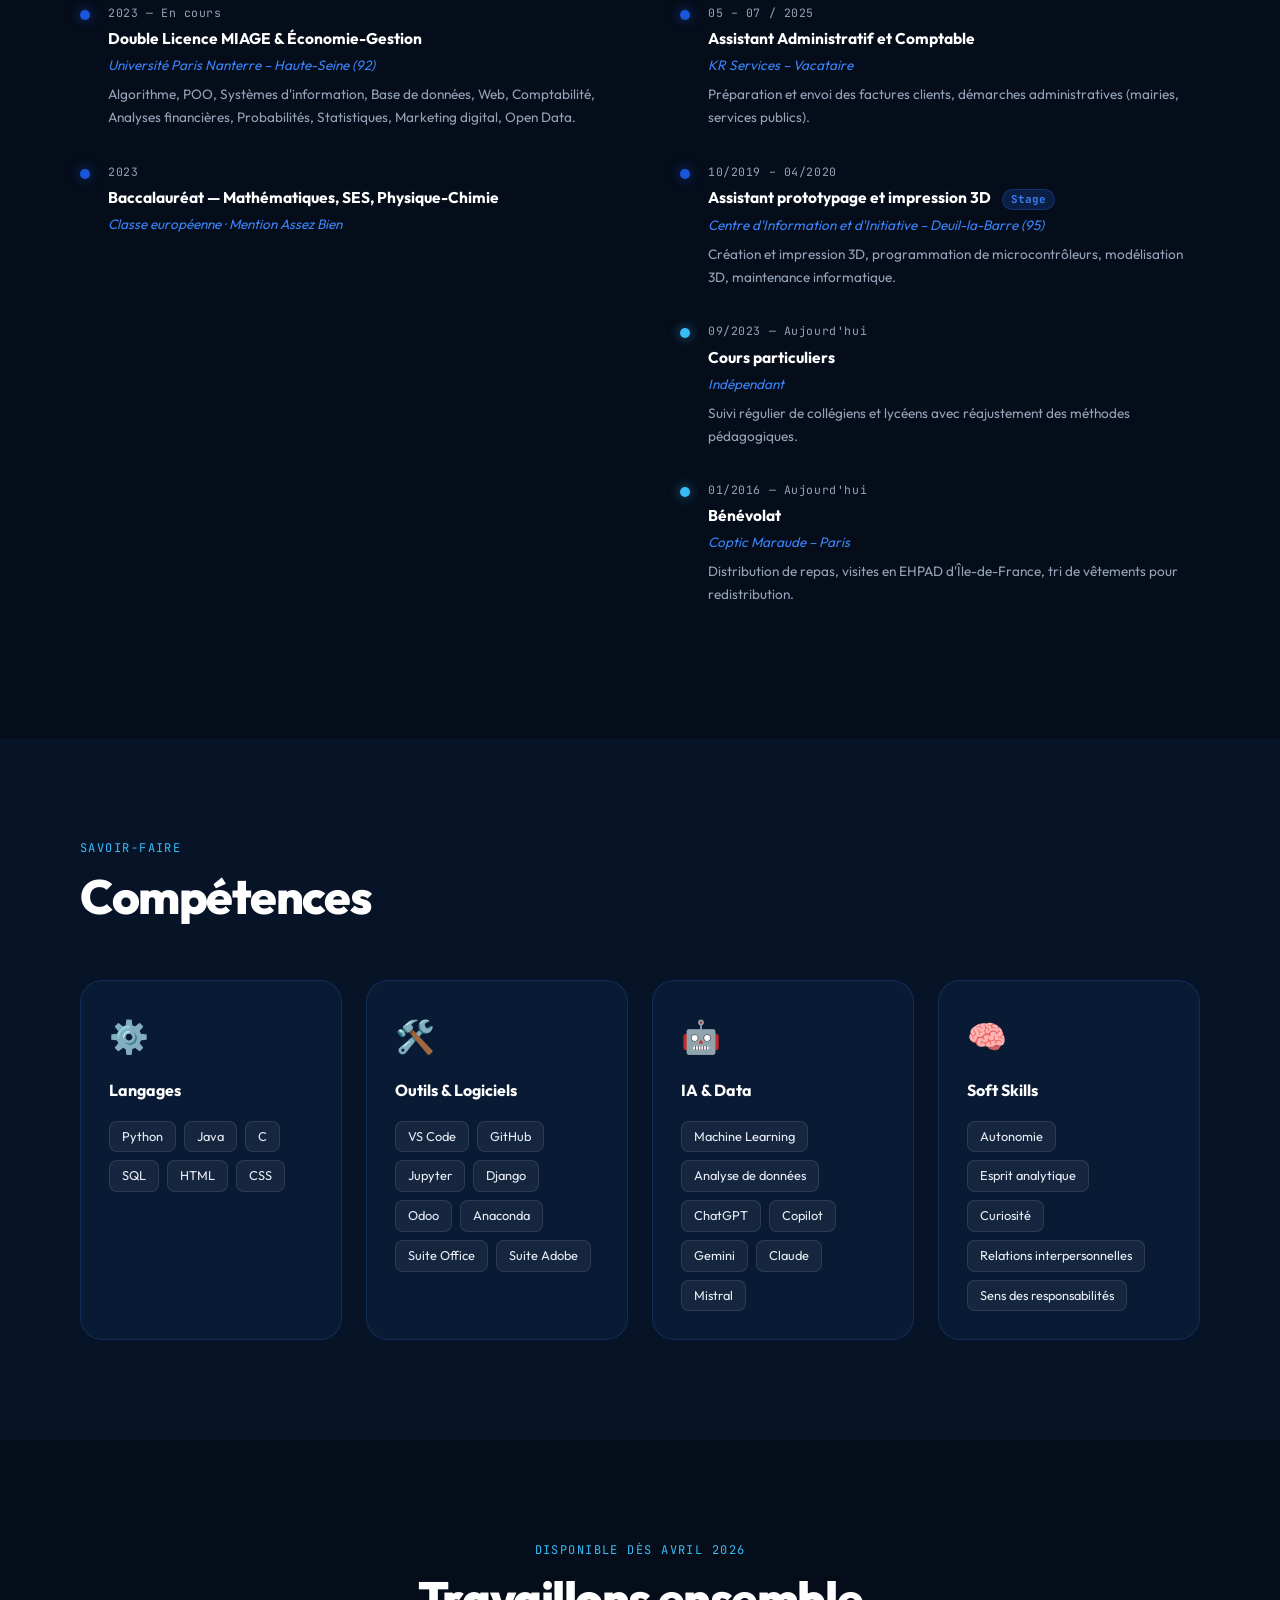
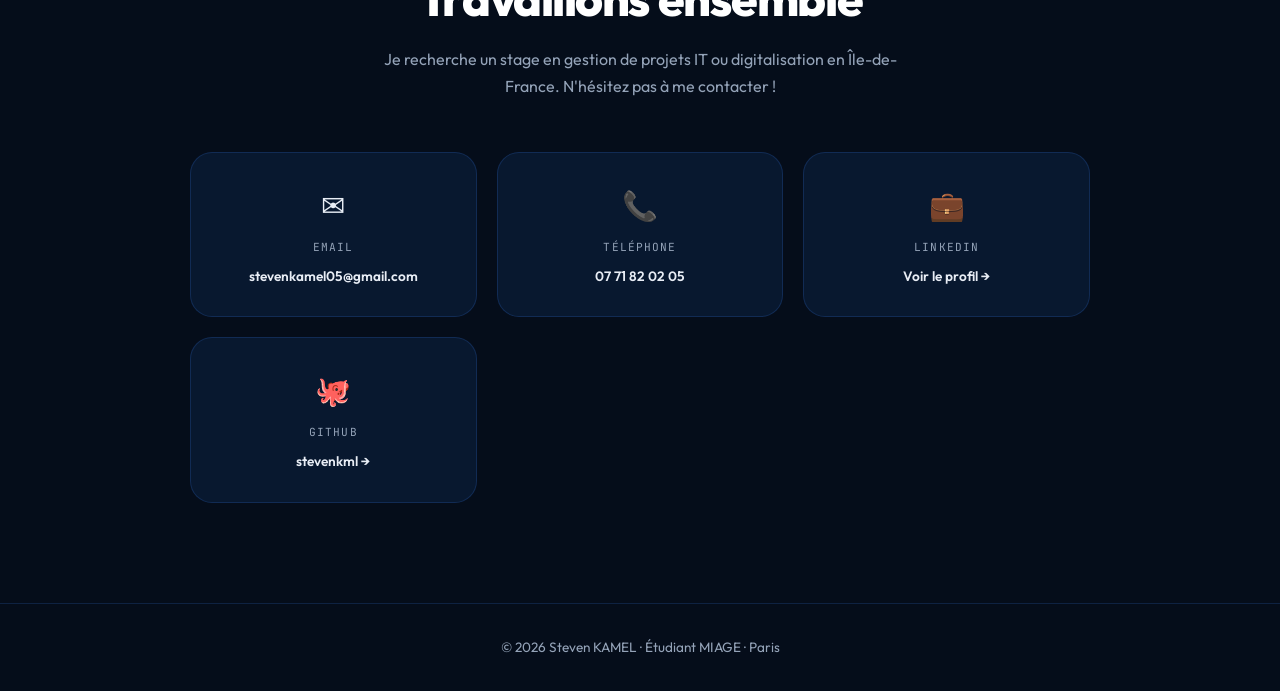
<file: index-2.html>
<!DOCTYPE html>
<html lang="fr">
<head>
  <meta charset="UTF-8" />
  <meta name="viewport" content="width=device-width, initial-scale=1.0"/>
  <title>Steven KAMEL — Portfolio</title>
  <link rel="stylesheet" href="style.css"/>
  <link rel="preconnect" href="https://fonts.googleapis.com">
  <link href="https://fonts.googleapis.com/css2?family=Outfit:wght@300;400;500;600;700;800&family=JetBrains+Mono:wght@400;500&display=swap" rel="stylesheet">
</head>
<body>

  <!-- NAV -->
  <nav id="navbar">
    <div class="nav-inner">
      <a class="nav-logo" href="#">SK<span class="dot">.</span></a>
      <ul class="nav-links">
        <li><a href="#about">Profil</a></li>
        <li><a href="#projets">Projets</a></li>
        <li><a href="#experiences">Expériences</a></li>
        <li><a href="#competences">Compétences</a></li>
        <li><a href="#contact" class="nav-cta">Contact</a></li>
      </ul>
    </div>
  </nav>

  <!-- HERO -->
  <section id="hero">
    <div class="hero-noise"></div>
    <div class="hero-glow g1"></div>
    <div class="hero-glow g2"></div>
    <div class="dots-grid"></div>
    <div class="hero-content">
      <p class="hero-tag fade-up" style="--i:0">Étudiant · Double Licence MIAGE &amp; Gestion</p>
      <h1 class="hero-name fade-up" style="--i:1">Steven<br><em>KAMEL</em></h1>
      <p class="hero-role fade-up" style="--i:2">Gestion de projets <span class="hl">IT</span> &amp; Digitalisation</p>
      <div class="hero-badge fade-up" style="--i:3">
        🎯&nbsp; Recherche un stage · <strong>1<sup>er</sup> avril 2026</strong> · Paris &amp; Île-de-France
      </div>
      <div class="hero-btns fade-up" style="--i:4">
        <a href="#projets" class="btn-primary">Voir mes projets</a>
        <a href="#contact" class="btn-ghost">Me contacter</a>
      </div>
    </div>
    <div class="hero-scroll-hint">
      <span>scroll</span>
      <div class="scroll-line"></div>
    </div>
  </section>

  <!-- ABOUT -->
  <section id="about" class="section">
    <div class="container">
      <div class="about-grid">
        <div class="about-left reveal">
          <div class="about-photo-wrap">
            <div class="photo-ring"></div>
            <img src="photo.jpg" alt="Steven KAMEL" class="about-photo"
              onerror="this.outerHTML='<div class=\'photo-fallback\'>SK</div>'"/>
          </div>
          <div class="about-contact-pills">
            <a href="mailto:stevenkamel05@gmail.com" class="pill">✉ stevenkamel05@gmail.com</a>
            <a href="tel:0771820205" class="pill">📞 07 71 82 02 05</a>
            <span class="pill">📍 Paris · Île-de-France</span>
            <span class="pill">🚗 Permis B · Véhiculé</span>
          </div>
        </div>
        <div class="about-right reveal" style="--delay:0.15s">
          <p class="section-eyebrow">Profil</p>
          <h2 class="section-title">Qui suis-je&nbsp;?</h2>
          <p class="about-bio">
            Actuellement en troisième année de double licence <strong>MIAGE</strong> (Méthodes Informatiques Appliquées à la Gestion des Entreprises) et Gestion à l'Université Paris Nanterre, je cherche un stage à partir du <strong>1<sup>er</sup> avril 2026</strong>.
          </p>
          <p class="about-bio">
            Passionné par l'intersection entre la tech et le business, je me prépare à évoluer vers des projets orientés <strong>intelligence artificielle</strong> et systèmes d'information.
          </p>
          <div class="about-langs">
            <div class="lang-item">
              <span class="lang-name">Anglais</span>
              <div class="lang-bar"><div class="lang-fill" style="--w:80%"></div></div>
              <span class="lang-level">B2 – Business</span>
            </div>
            <div class="lang-item">
              <span class="lang-name">Allemand</span>
              <div class="lang-bar"><div class="lang-fill" style="--w:45%"></div></div>
              <span class="lang-level">B1 – Scolaire</span>
            </div>
          </div>
        </div>
      </div>
    </div>
  </section>

  <!-- PROJETS -->
  <section id="projets" class="section section-alt">
    <div class="container">
      <p class="section-eyebrow reveal">Réalisations</p>
      <h2 class="section-title reveal">Projets</h2>
      <div class="projects-grid">

        <article class="project-card reveal" style="--delay:0s">
          <div class="card-header">
            <span class="card-status done">Terminé</span>
            <span class="card-icon">🌐</span>
          </div>
          <h3>Mini Airbnb — Application Web Django</h3>
          <p>Développement d'une application web full-stack inspirée d'Airbnb avec le framework Django pour la gestion de locations.</p>
          <div class="card-tags">
            <span>Django</span><span>Python</span><span>Web</span><span>Full-Stack</span><span>Base de données</span>
          </div>
        </article>

        <article class="project-card reveal" style="--delay:0.08s">
          <div class="card-header">
            <span class="card-status done">Terminé</span>
            <span class="card-icon">📦</span>
          </div>
          <h3>PGI / Mini ERP — Adoo Sneakers</h3>
          <p>Conception et suivi d'un mini ERP pour l'entreprise fictive Adoo Sneakers, avec livrables complets de gestion de projet (UML, cahier des charges).</p>
          <div class="card-tags">
            <span>Gestion de projet</span><span>UML</span><span>Cahier des charges</span><span>ERP</span>
          </div>
        </article>

        <article class="project-card reveal" style="--delay:0.16s">
          <div class="card-header">
            <span class="card-status done">Terminé</span>
            <span class="card-icon">📊</span>
          </div>
          <h3>Comparaison d'algorithmes de tri</h3>
          <p>Benchmark et comparaison de différents algorithmes de tri (fusion, comptage, insertion…) avec visualisation graphique sous R.</p>
          <div class="card-tags">
            <span>R</span><span>Algorithmes</span><span>Benchmark</span><span>Visualisation</span>
          </div>
        </article>

        <article class="project-card reveal" style="--delay:0s">
          <div class="card-header">
            <span class="card-status done">Terminé</span>
            <span class="card-icon">🤖</span>
          </div>
          <h3>Résumé d'articles via Web Scraping &amp; LLM</h3>
          <p>Application de web scraping pour extraire des articles tendances, puis utilisation d'un LLM pour générer des résumés automatiques.</p>
          <div class="card-tags">
            <span>Web Scraping</span><span>LLM</span><span>Python</span><span>NLP</span><span>API</span>
          </div>
        </article>

        <article class="project-card reveal" style="--delay:0.08s">
          <div class="card-header">
            <span class="card-status done">Terminé</span>
            <span class="card-icon">🌍</span>
          </div>
          <h3>Étude socioprofessionnelle des immigrés en France</h3>
          <p>Analyse de données open data sur Excel pour étudier la situation socioprofessionnelle des immigrés : origines, emploi, inégalités H/F.</p>
          <div class="card-tags">
            <span>Excel</span><span>Open Data</span><span>Analyse de données</span><span>Statistiques</span>
          </div>
        </article>

        <article class="project-card reveal" style="--delay:0.16s">
          <div class="card-header">
            <span class="card-status done">Terminé</span>
            <span class="card-icon">🌳</span>
          </div>
          <h3>Manipulation et transformation d'AST</h3>
          <p>Manipulation et transformation d'arbres syntaxiques abstraits (AST) dans le cadre d'un cours de compilation et traitement de langages.</p>
          <div class="card-tags">
            <span>AST</span><span>Compilation</span><span>Parsing</span><span>Transformation</span>
          </div>
        </article>

        <article class="project-card reveal" style="--delay:0s">
          <div class="card-header">
            <span class="card-status done">Terminé</span>
            <span class="card-icon">📁</span>
          </div>
          <h3>Portfolio numérique — Systèmes d'Information</h3>
          <p>Portfolio numérique regroupant l'ensemble des projets réalisés durant le cours de Systèmes d'Information.</p>
          <div class="card-tags">
            <span>Portfolio</span><span>SI</span><span>Documentation</span>
          </div>
          <a href="https://stevenkml.github.io/Portfolio_L3/" target="_blank" class="card-link">Voir le site →</a>
        </article>

        <article class="project-card reveal in-progress" style="--delay:0.08s">
          <div class="card-header">
            <span class="card-status wip">En cours</span>
            <span class="card-icon">💰</span>
          </div>
          <h3>Visualisation Open Data — Paradis fiscaux</h3>
          <p>Analyse et visualisation de données ouvertes sur les paradis fiscaux et les personnes impliquées.</p>
          <div class="card-tags">
            <span>Open Data</span><span>Visualisation</span><span>Finance</span><span>Analyse</span>
          </div>
        </article>

        <article class="project-card reveal upcoming" style="--delay:0.16s">
          <div class="card-header">
            <span class="card-status soon">À venir</span>
            <span class="card-icon">💬</span>
          </div>
          <h3>Chatbot Julia — Service client IA</h3>
          <p>Développement d'un chatbot nommé Julia pour automatiser le service client et répondre aux besoins des utilisateurs.</p>
          <div class="card-tags">
            <span>Chatbot</span><span>IA</span><span>NLP</span><span>Service client</span>
          </div>
        </article>

      </div>
    </div>
  </section>

  <!-- EXPERIENCES -->
  <section id="experiences" class="section">
    <div class="container">
      <p class="section-eyebrow reveal">Parcours</p>
      <h2 class="section-title reveal">Expériences &amp; Formation</h2>
      <div class="timeline">

        <div class="timeline-group">
          <h3 class="timeline-group-title reveal">Formation</h3>

          <div class="timeline-item reveal" style="--delay:0.05s">
            <div class="tl-dot"></div>
            <div class="tl-date">2023 — En cours</div>
            <div class="tl-content">
              <h4>Double Licence MIAGE &amp; Économie-Gestion</h4>
              <p class="tl-org">Université Paris Nanterre – Haute-Seine (92)</p>
              <p class="tl-desc">Algorithme, POO, Systèmes d'information, Base de données, Web, Comptabilité, Analyses financières, Probabilités, Statistiques, Marketing digital, Open Data.</p>
            </div>
          </div>

          <div class="timeline-item reveal" style="--delay:0.1s">
            <div class="tl-dot"></div>
            <div class="tl-date">2023</div>
            <div class="tl-content">
              <h4>Baccalauréat — Mathématiques, SES, Physique-Chimie</h4>
              <p class="tl-org">Classe européenne · Mention Assez Bien</p>
            </div>
          </div>
        </div>

        <div class="timeline-group">
          <h3 class="timeline-group-title reveal">Expériences professionnelles</h3>

          <div class="timeline-item reveal" style="--delay:0.05s">
            <div class="tl-dot"></div>
            <div class="tl-date">05 – 07 / 2025</div>
            <div class="tl-content">
              <h4>Assistant Administratif et Comptable</h4>
              <p class="tl-org">KR Services – Vacataire</p>
              <p class="tl-desc">Préparation et envoi des factures clients, démarches administratives (mairies, services publics).</p>
            </div>
          </div>

          <div class="timeline-item reveal" style="--delay:0.1s">
            <div class="tl-dot"></div>
            <div class="tl-date">10/2019 – 04/2020</div>
            <div class="tl-content">
              <h4>Assistant prototypage et impression 3D <span class="tl-badge">Stage</span></h4>
              <p class="tl-org">Centre d'Information et d'Initiative – Deuil-la-Barre (95)</p>
              <p class="tl-desc">Création et impression 3D, programmation de microcontrôleurs, modélisation 3D, maintenance informatique.</p>
            </div>
          </div>

          <div class="timeline-item reveal" style="--delay:0.15s">
            <div class="tl-dot tl-dot-alt"></div>
            <div class="tl-date">09/2023 — Aujourd'hui</div>
            <div class="tl-content">
              <h4>Cours particuliers</h4>
              <p class="tl-org">Indépendant</p>
              <p class="tl-desc">Suivi régulier de collégiens et lycéens avec réajustement des méthodes pédagogiques.</p>
            </div>
          </div>

          <div class="timeline-item reveal" style="--delay:0.2s">
            <div class="tl-dot tl-dot-alt"></div>
            <div class="tl-date">01/2016 — Aujourd'hui</div>
            <div class="tl-content">
              <h4>Bénévolat</h4>
              <p class="tl-org">Coptic Maraude – Paris</p>
              <p class="tl-desc">Distribution de repas, visites en EHPAD d'Île-de-France, tri de vêtements pour redistribution.</p>
            </div>
          </div>
        </div>

      </div>
    </div>
  </section>

  <!-- COMPETENCES -->
  <section id="competences" class="section section-alt">
    <div class="container">
      <p class="section-eyebrow reveal">Savoir-faire</p>
      <h2 class="section-title reveal">Compétences</h2>
      <div class="skills-grid">

        <div class="skill-block reveal" style="--delay:0s">
          <div class="skill-icon">⚙️</div>
          <h3>Langages</h3>
          <div class="skill-tags">
            <span>Python</span><span>Java</span><span>C</span><span>SQL</span><span>HTML</span><span>CSS</span>
          </div>
        </div>

        <div class="skill-block reveal" style="--delay:0.08s">
          <div class="skill-icon">🛠️</div>
          <h3>Outils &amp; Logiciels</h3>
          <div class="skill-tags">
            <span>VS Code</span><span>GitHub</span><span>Jupyter</span><span>Django</span><span>Odoo</span><span>Anaconda</span><span>Suite Office</span><span>Suite Adobe</span>
          </div>
        </div>

        <div class="skill-block reveal" style="--delay:0.16s">
          <div class="skill-icon">🤖</div>
          <h3>IA &amp; Data</h3>
          <div class="skill-tags">
            <span>Machine Learning</span><span>Analyse de données</span><span>ChatGPT</span><span>Copilot</span><span>Gemini</span><span>Claude</span><span>Mistral</span>
          </div>
        </div>

        <div class="skill-block reveal" style="--delay:0.24s">
          <div class="skill-icon">🧠</div>
          <h3>Soft Skills</h3>
          <div class="skill-tags">
            <span>Autonomie</span><span>Esprit analytique</span><span>Curiosité</span><span>Relations interpersonnelles</span><span>Sens des responsabilités</span>
          </div>
        </div>

      </div>
    </div>
  </section>

  <!-- CONTACT -->
  <section id="contact" class="section">
    <div class="container">
      <div class="contact-wrap reveal">
        <p class="section-eyebrow">Disponible dès avril 2026</p>
        <h2 class="section-title">Travaillons ensemble</h2>
        <p class="contact-sub">Je recherche un stage en gestion de projets IT ou digitalisation en Île-de-France. N'hésitez pas à me contacter !</p>
        <div class="contact-cards">
          <a href="mailto:stevenkamel05@gmail.com" class="contact-card">
            <span class="cc-icon">✉</span>
            <span class="cc-label">Email</span>
            <span class="cc-value">stevenkamel05@gmail.com</span>
          </a>
          <a href="tel:0771820205" class="contact-card">
            <span class="cc-icon">📞</span>
            <span class="cc-label">Téléphone</span>
            <span class="cc-value">07 71 82 02 05</span>
          </a>
          <a href="https://linkedin.com" target="_blank" class="contact-card">
            <span class="cc-icon">💼</span>
            <span class="cc-label">LinkedIn</span>
            <span class="cc-value">Voir le profil →</span>
          </a>
          <a href="https://github.com/stevenkml" target="_blank" class="contact-card">
            <span class="cc-icon">🐙</span>
            <span class="cc-label">GitHub</span>
            <span class="cc-value">stevenkml →</span>
          </a>
        </div>
      </div>
    </div>
  </section>

  <!-- FOOTER -->
  <footer>
    <div class="container">
      <p>© 2026 Steven KAMEL · Étudiant MIAGE · Paris</p>
    </div>
  </footer>

  <script>
    // Navbar scroll effect
    const navbar = document.getElementById('navbar');
    window.addEventListener('scroll', () => {
      navbar.classList.toggle('scrolled', window.scrollY > 60);
    });

    // Smooth scroll
    document.querySelectorAll('a[href^="#"]').forEach(a => {
      a.addEventListener('click', e => {
        e.preventDefault();
        const target = document.querySelector(a.getAttribute('href'));
        if (target) target.scrollIntoView({ behavior: 'smooth' });
      });
    });

    // Reveal on scroll
    const reveals = document.querySelectorAll('.reveal');
    const observer = new IntersectionObserver((entries) => {
      entries.forEach(e => {
        if (e.isIntersecting) {
          const delay = e.target.style.getPropertyValue('--delay') || '0s';
          setTimeout(() => e.target.classList.add('visible'),
            parseFloat(delay) * 1000);
          observer.unobserve(e.target);
        }
      });
    }, { threshold: 0.12 });
    reveals.forEach(el => observer.observe(el));

    // Active nav link
    const sections = document.querySelectorAll('section[id]');
    const navLinks = document.querySelectorAll('.nav-links a');
    window.addEventListener('scroll', () => {
      let current = '';
      sections.forEach(s => {
        if (window.scrollY >= s.offsetTop - 120) current = s.id;
      });
      navLinks.forEach(a => {
        a.classList.toggle('active', a.getAttribute('href') === '#' + current);
      });
    });
  </script>
</body>
</html>
</file>
<file: style.css>
/* ═══════════════════════════════════════════════════
   STEVEN KAMEL — PORTFOLIO
   Thème : Bleu nuit & Blanc · Design premium
═══════════════════════════════════════════════════ */

/* ── VARIABLES ── */
:root {
  --night:    #050d1a;
  --navy:     #071428;
  --navy-2:   #0b1f3a;
  --blue:     #1a56db;
  --blue-glow:#2563eb;
  --blue-mid: #3b82f6;
  --cyan:     #38bdf8;
  --white:    #ffffff;
  --off-white:#e8edf5;
  --muted:    #94a3b8;
  --border:   rgba(59,130,246,0.18);
  --card-bg:  rgba(11,31,58,0.7);
  --font:     'Outfit', sans-serif;
  --mono:     'JetBrains Mono', monospace;
  --radius:   14px;
  --radius-lg:22px;
}

/* ── RESET ── */
*, *::before, *::after { box-sizing: border-box; margin: 0; padding: 0; }
html { scroll-behavior: smooth; }
body {
  font-family: var(--font);
  background: var(--night);
  color: var(--off-white);
  overflow-x: hidden;
  line-height: 1.7;
}
img { max-width: 100%; display: block; }
a { color: inherit; text-decoration: none; }

/* ── SCROLLBAR ── */
::-webkit-scrollbar { width: 6px; }
::-webkit-scrollbar-track { background: var(--navy); }
::-webkit-scrollbar-thumb { background: var(--blue); border-radius: 99px; }

/* ══════════════════════════════════════════════════
   NAV
══════════════════════════════════════════════════ */
#navbar {
  position: fixed; top: 0; left: 0; right: 0; z-index: 100;
  padding: 20px 0;
  transition: background 0.35s, padding 0.35s, box-shadow 0.35s;
}
#navbar.scrolled {
  background: rgba(5,13,26,0.92);
  backdrop-filter: blur(14px);
  padding: 12px 0;
  box-shadow: 0 2px 30px rgba(0,0,0,0.5);
}
.nav-inner {
  max-width: 1200px; margin: 0 auto;
  padding: 0 40px;
  display: flex; align-items: center; justify-content: space-between;
}
.nav-logo {
  font-size: 1.6rem; font-weight: 800;
  color: var(--white); letter-spacing: -0.03em;
}
.nav-logo .dot { color: var(--cyan); }
.nav-links {
  display: flex; gap: 36px; list-style: none;
}
.nav-links a {
  font-size: 0.9rem; font-weight: 500;
  color: var(--muted);
  transition: color 0.2s;
  position: relative;
}
.nav-links a::after {
  content: ''; position: absolute; bottom: -4px; left: 0;
  width: 0; height: 2px; background: var(--cyan);
  transition: width 0.25s;
}
.nav-links a:hover, .nav-links a.active { color: var(--white); }
.nav-links a:hover::after, .nav-links a.active::after { width: 100%; }
.nav-cta {
  color: var(--white) !important;
  background: var(--blue); border-radius: 99px;
  padding: 8px 22px !important;
  transition: background 0.2s !important;
}
.nav-cta:hover { background: var(--blue-mid) !important; }
.nav-cta::after { display: none !important; }

/* ══════════════════════════════════════════════════
   HERO
══════════════════════════════════════════════════ */
#hero {
  position: relative; min-height: 100vh;
  display: flex; align-items: center; justify-content: center;
  overflow: hidden;
  background: radial-gradient(ellipse 80% 60% at 50% 0%, #0f2d5a 0%, var(--night) 70%);
}
.hero-noise {
  position: absolute; inset: 0; opacity: 0.03;
  background-image: url("data:image/svg+xml,%3Csvg viewBox='0 0 200 200' xmlns='http://www.w3.org/2000/svg'%3E%3Cfilter id='n'%3E%3CfeTurbulence type='fractalNoise' baseFrequency='0.9' numOctaves='4'/%3E%3C/filter%3E%3Crect width='100%25' height='100%25' filter='url(%23n)'/%3E%3C/svg%3E");
  background-size: 200px;
}
.hero-glow {
  position: absolute; border-radius: 50%; filter: blur(90px); pointer-events: none;
}
.g1 {
  width: 600px; height: 600px;
  background: radial-gradient(circle, rgba(37,99,235,0.28) 0%, transparent 70%);
  top: -150px; left: -100px;
  animation: drift 12s ease-in-out infinite alternate;
}
.g2 {
  width: 500px; height: 500px;
  background: radial-gradient(circle, rgba(56,189,248,0.18) 0%, transparent 70%);
  bottom: -100px; right: -80px;
  animation: drift 15s ease-in-out infinite alternate-reverse;
}
@keyframes drift {
  from { transform: translate(0,0); }
  to   { transform: translate(40px, 30px); }
}
.dots-grid {
  position: absolute; inset: 0;
  background-image: radial-gradient(circle, rgba(59,130,246,0.18) 1px, transparent 1px);
  background-size: 40px 40px;
  mask-image: radial-gradient(ellipse 80% 80% at 50% 50%, black 0%, transparent 100%);
}
.hero-content {
  position: relative; z-index: 2;
  text-align: center; max-width: 780px;
  padding: 0 24px;
}
.hero-tag {
  display: inline-block;
  font-family: var(--mono);
  font-size: 0.78rem; font-weight: 400;
  color: var(--cyan);
  border: 1px solid rgba(56,189,248,0.3);
  border-radius: 99px;
  padding: 6px 18px; margin-bottom: 28px;
  letter-spacing: 0.05em;
}
.hero-name {
  font-size: clamp(3.5rem, 9vw, 7rem);
  font-weight: 800; line-height: 1;
  color: var(--white);
  letter-spacing: -0.04em;
  margin-bottom: 18px;
}
.hero-name em {
  font-style: normal;
  background: linear-gradient(135deg, var(--blue-mid), var(--cyan));
  -webkit-background-clip: text; -webkit-text-fill-color: transparent;
  background-clip: text;
}
.hero-role {
  font-size: 1.2rem; font-weight: 400;
  color: var(--muted); margin-bottom: 28px;
}
.hero-role .hl {
  color: var(--white); font-weight: 600;
}
.hero-badge {
  display: inline-block;
  background: rgba(26,86,219,0.2);
  border: 1px solid rgba(26,86,219,0.4);
  border-radius: var(--radius);
  padding: 12px 24px;
  font-size: 0.9rem; color: var(--off-white);
  margin-bottom: 40px;
}
.hero-btns {
  display: flex; gap: 16px; justify-content: center; flex-wrap: wrap;
}
.btn-primary {
  background: var(--blue);
  color: var(--white); font-weight: 600; font-size: 0.95rem;
  padding: 14px 34px; border-radius: 99px;
  transition: background 0.2s, transform 0.2s, box-shadow 0.2s;
  box-shadow: 0 0 30px rgba(37,99,235,0.4);
}
.btn-primary:hover {
  background: var(--blue-mid); transform: translateY(-2px);
  box-shadow: 0 0 50px rgba(59,130,246,0.5);
}
.btn-ghost {
  border: 1px solid var(--border); color: var(--off-white);
  font-weight: 500; font-size: 0.95rem;
  padding: 14px 34px; border-radius: 99px;
  transition: border-color 0.2s, color 0.2s, transform 0.2s;
}
.btn-ghost:hover {
  border-color: var(--cyan); color: var(--cyan); transform: translateY(-2px);
}
.hero-scroll-hint {
  position: absolute; bottom: 36px; left: 50%; transform: translateX(-50%);
  display: flex; flex-direction: column; align-items: center; gap: 10px;
  color: var(--muted); font-family: var(--mono); font-size: 0.7rem;
  letter-spacing: 0.1em; text-transform: uppercase;
  animation: fadeIn 1.5s 1.5s both;
}
.scroll-line {
  width: 1px; height: 48px;
  background: linear-gradient(to bottom, var(--muted), transparent);
  animation: scrollAnim 2s ease-in-out infinite;
}
@keyframes scrollAnim {
  0%, 100% { opacity: 0.4; transform: scaleY(0.6); }
  50%       { opacity: 1;   transform: scaleY(1); }
}

/* Hero fade-up animations */
.fade-up {
  opacity: 0; transform: translateY(32px);
  animation: fadeUp 0.7s cubic-bezier(.22,.68,0,1.2) both;
  animation-delay: calc(var(--i) * 0.18s + 0.2s);
}
@keyframes fadeUp {
  to { opacity: 1; transform: none; }
}
@keyframes fadeIn {
  to { opacity: 1; }
}

/* ══════════════════════════════════════════════════
   SECTIONS COMMON
══════════════════════════════════════════════════ */
.section { padding: 100px 0; }
.section-alt { background: var(--navy); }
.container { max-width: 1200px; margin: 0 auto; padding: 0 40px; }
.section-eyebrow {
  font-family: var(--mono); font-size: 0.75rem;
  color: var(--cyan); letter-spacing: 0.12em;
  text-transform: uppercase; margin-bottom: 10px;
}
.section-title {
  font-size: clamp(2rem, 4vw, 3rem);
  font-weight: 800; color: var(--white);
  letter-spacing: -0.03em; margin-bottom: 56px;
  line-height: 1.15;
}

/* Reveal animation */
.reveal {
  opacity: 0; transform: translateY(28px);
  transition: opacity 0.65s cubic-bezier(.22,.68,0,1.2),
              transform 0.65s cubic-bezier(.22,.68,0,1.2);
  transition-delay: var(--delay, 0s);
}
.reveal.visible { opacity: 1; transform: none; }

/* ══════════════════════════════════════════════════
   ABOUT
══════════════════════════════════════════════════ */
.about-grid {
  display: grid; grid-template-columns: 280px 1fr;
  gap: 72px; align-items: start;
}
.about-photo-wrap { position: relative; }
.photo-ring {
  position: absolute; inset: -10px;
  border-radius: 50%;
  border: 2px solid transparent;
  background: linear-gradient(135deg, var(--blue), var(--cyan)) border-box;
  -webkit-mask: linear-gradient(#fff 0 0) padding-box, linear-gradient(#fff 0 0);
  -webkit-mask-composite: destination-out; mask-composite: exclude;
  border-radius: 50%;
  width: 220px; height: 220px;
  animation: spin 12s linear infinite;
}
@keyframes spin { to { transform: rotate(360deg); } }
.about-photo {
  width: 200px; height: 200px;
  border-radius: 50%; object-fit: cover;
  border: 3px solid var(--navy-2);
  position: relative; z-index: 1;
}
.photo-fallback {
  width: 200px; height: 200px; border-radius: 50%;
  background: linear-gradient(135deg, var(--blue), var(--cyan));
  display: flex; align-items: center; justify-content: center;
  font-size: 3rem; font-weight: 800; color: var(--white);
}
.about-contact-pills {
  margin-top: 24px; display: flex; flex-direction: column; gap: 10px;
}
.pill {
  display: block;
  background: var(--card-bg);
  border: 1px solid var(--border);
  border-radius: 99px; padding: 8px 16px;
  font-size: 0.8rem; color: var(--off-white);
  transition: border-color 0.2s, color 0.2s;
}
a.pill:hover { border-color: var(--cyan); color: var(--cyan); }
.about-bio {
  color: var(--muted); margin-bottom: 18px; font-size: 0.97rem;
}
.about-bio strong { color: var(--off-white); }
.about-langs { margin-top: 32px; display: flex; flex-direction: column; gap: 16px; }
.lang-item {
  display: grid; grid-template-columns: 90px 1fr 80px;
  align-items: center; gap: 14px;
}
.lang-name { font-weight: 600; font-size: 0.9rem; }
.lang-bar {
  height: 5px; background: rgba(255,255,255,0.08); border-radius: 99px; overflow: hidden;
}
.lang-fill {
  height: 100%; width: 0;
  background: linear-gradient(90deg, var(--blue), var(--cyan));
  border-radius: 99px;
  transition: width 1.4s cubic-bezier(.22,.68,0,1.2) 0.4s;
}
.reveal.visible .lang-fill { width: var(--w); }
.lang-level { font-size: 0.78rem; color: var(--muted); }

/* ══════════════════════════════════════════════════
   PROJECTS
══════════════════════════════════════════════════ */
.projects-grid {
  display: grid;
  grid-template-columns: repeat(auto-fill, minmax(320px, 1fr));
  gap: 24px;
}
.project-card {
  background: var(--card-bg);
  border: 1px solid var(--border);
  border-radius: var(--radius-lg);
  padding: 28px;
  backdrop-filter: blur(12px);
  transition: transform 0.3s, border-color 0.3s, box-shadow 0.3s;
  position: relative; overflow: hidden;
}
.project-card::before {
  content: '';
  position: absolute; top: 0; left: 0; right: 0; height: 2px;
  background: linear-gradient(90deg, var(--blue), var(--cyan));
  opacity: 0; transition: opacity 0.3s;
}
.project-card:hover {
  transform: translateY(-6px);
  border-color: rgba(59,130,246,0.4);
  box-shadow: 0 20px 60px rgba(0,0,0,0.4), 0 0 40px rgba(37,99,235,0.1);
}
.project-card:hover::before { opacity: 1; }
.in-progress { border-color: rgba(251,191,36,0.2); }
.in-progress::before { background: linear-gradient(90deg, #f59e0b, #fbbf24) !important; }
.upcoming { border-color: rgba(148,163,184,0.15); opacity: 0.75; }
.card-header {
  display: flex; justify-content: space-between; align-items: center;
  margin-bottom: 16px;
}
.card-icon { font-size: 1.5rem; }
.card-status {
  font-family: var(--mono); font-size: 0.7rem;
  padding: 4px 12px; border-radius: 99px; font-weight: 500;
  letter-spacing: 0.05em;
}
.done  { background: rgba(16,185,129,0.15); color: #34d399; border: 1px solid rgba(52,211,153,0.3); }
.wip   { background: rgba(251,191,36,0.15); color: #fbbf24; border: 1px solid rgba(251,191,36,0.3); }
.soon  { background: rgba(148,163,184,0.1); color: var(--muted); border: 1px solid rgba(148,163,184,0.2); }
.project-card h3 {
  font-size: 1rem; font-weight: 700;
  color: var(--white); margin-bottom: 10px; line-height: 1.35;
}
.project-card p {
  font-size: 0.875rem; color: var(--muted); line-height: 1.65; margin-bottom: 18px;
}
.card-tags {
  display: flex; flex-wrap: wrap; gap: 8px; margin-bottom: 16px;
}
.card-tags span {
  font-family: var(--mono); font-size: 0.68rem;
  color: var(--cyan); background: rgba(56,189,248,0.08);
  border: 1px solid rgba(56,189,248,0.2);
  border-radius: 6px; padding: 3px 10px;
}
.card-link {
  font-size: 0.82rem; color: var(--blue-mid); font-weight: 600;
  transition: color 0.2s;
}
.card-link:hover { color: var(--cyan); }

/* ══════════════════════════════════════════════════
   TIMELINE
══════════════════════════════════════════════════ */
.timeline { display: grid; grid-template-columns: 1fr 1fr; gap: 60px 80px; }
.timeline-group-title {
  font-size: 1.05rem; font-weight: 700;
  color: var(--cyan); margin-bottom: 32px;
  font-family: var(--mono); letter-spacing: 0.05em;
}
.timeline-item {
  position: relative; padding-left: 28px; margin-bottom: 32px;
}
.tl-dot {
  position: absolute; left: 0; top: 7px;
  width: 10px; height: 10px; border-radius: 50%;
  background: var(--blue);
  box-shadow: 0 0 12px rgba(37,99,235,0.6);
}
.tl-dot-alt { background: var(--cyan); box-shadow: 0 0 12px rgba(56,189,248,0.6); }
.tl-date {
  font-family: var(--mono); font-size: 0.72rem;
  color: var(--muted); margin-bottom: 6px; letter-spacing: 0.05em;
}
.tl-content h4 {
  font-size: 0.97rem; font-weight: 700;
  color: var(--white); margin-bottom: 4px; line-height: 1.4;
}
.tl-org { font-size: 0.85rem; color: var(--blue-mid); margin-bottom: 6px; font-style: italic; }
.tl-desc { font-size: 0.85rem; color: var(--muted); }
.tl-badge {
  display: inline-block; margin-left: 8px;
  font-size: 0.68rem; font-family: var(--mono);
  background: rgba(37,99,235,0.2); color: var(--blue-mid);
  border: 1px solid rgba(37,99,235,0.3); border-radius: 99px;
  padding: 2px 8px; vertical-align: middle;
}

/* ══════════════════════════════════════════════════
   COMPETENCES
══════════════════════════════════════════════════ */
.skills-grid {
  display: grid; grid-template-columns: repeat(auto-fill, minmax(260px, 1fr));
  gap: 24px;
}
.skill-block {
  background: var(--card-bg);
  border: 1px solid var(--border);
  border-radius: var(--radius-lg); padding: 28px;
  transition: border-color 0.3s, transform 0.3s;
}
.skill-block:hover { border-color: rgba(59,130,246,0.4); transform: translateY(-4px); }
.skill-icon { font-size: 2rem; margin-bottom: 14px; }
.skill-block h3 { font-size: 1rem; font-weight: 700; color: var(--white); margin-bottom: 16px; }
.skill-tags { display: flex; flex-wrap: wrap; gap: 8px; }
.skill-tags span {
  font-size: 0.8rem; color: var(--off-white);
  background: rgba(255,255,255,0.05);
  border: 1px solid rgba(255,255,255,0.1);
  border-radius: 8px; padding: 4px 12px;
  transition: background 0.2s, border-color 0.2s, color 0.2s;
}
.skill-block:hover .skill-tags span {
  background: rgba(37,99,235,0.12);
  border-color: rgba(59,130,246,0.25);
  color: var(--off-white);
}

/* ══════════════════════════════════════════════════
   CONTACT
══════════════════════════════════════════════════ */
.contact-wrap { text-align: center; }
.contact-sub {
  color: var(--muted); font-size: 1rem;
  max-width: 520px; margin: -36px auto 52px;
}
.contact-cards {
  display: grid; grid-template-columns: repeat(auto-fill, minmax(220px, 1fr));
  gap: 20px; max-width: 900px; margin: 0 auto;
}
.contact-card {
  background: var(--card-bg);
  border: 1px solid var(--border);
  border-radius: var(--radius-lg); padding: 28px 20px;
  display: flex; flex-direction: column; align-items: center; gap: 8px;
  text-align: center;
  transition: border-color 0.3s, transform 0.3s, box-shadow 0.3s;
}
.contact-card:hover {
  border-color: rgba(56,189,248,0.4);
  transform: translateY(-5px);
  box-shadow: 0 16px 50px rgba(0,0,0,0.35), 0 0 30px rgba(56,189,248,0.08);
}
.cc-icon { font-size: 1.8rem; }
.cc-label { font-family: var(--mono); font-size: 0.7rem; color: var(--muted); letter-spacing: 0.1em; text-transform: uppercase; }
.cc-value { font-size: 0.85rem; font-weight: 600; color: var(--off-white); word-break: break-all; }

/* ══════════════════════════════════════════════════
   FOOTER
══════════════════════════════════════════════════ */
footer {
  border-top: 1px solid var(--border);
  padding: 32px 0;
  text-align: center;
  color: var(--muted); font-size: 0.85rem;
}

/* ══════════════════════════════════════════════════
   RESPONSIVE
══════════════════════════════════════════════════ */
@media (max-width: 900px) {
  .about-grid { grid-template-columns: 1fr; gap: 48px; }
  .about-photo-wrap { display: flex; flex-direction: column; align-items: center; }
  .about-contact-pills { align-items: center; }
  .timeline { grid-template-columns: 1fr; gap: 40px; }
  .nav-links { display: none; }
}
@media (max-width: 600px) {
  .container { padding: 0 20px; }
  .section { padding: 72px 0; }
  .hero-btns { flex-direction: column; align-items: center; }
  .nav-inner { padding: 0 20px; }
}
</file>
